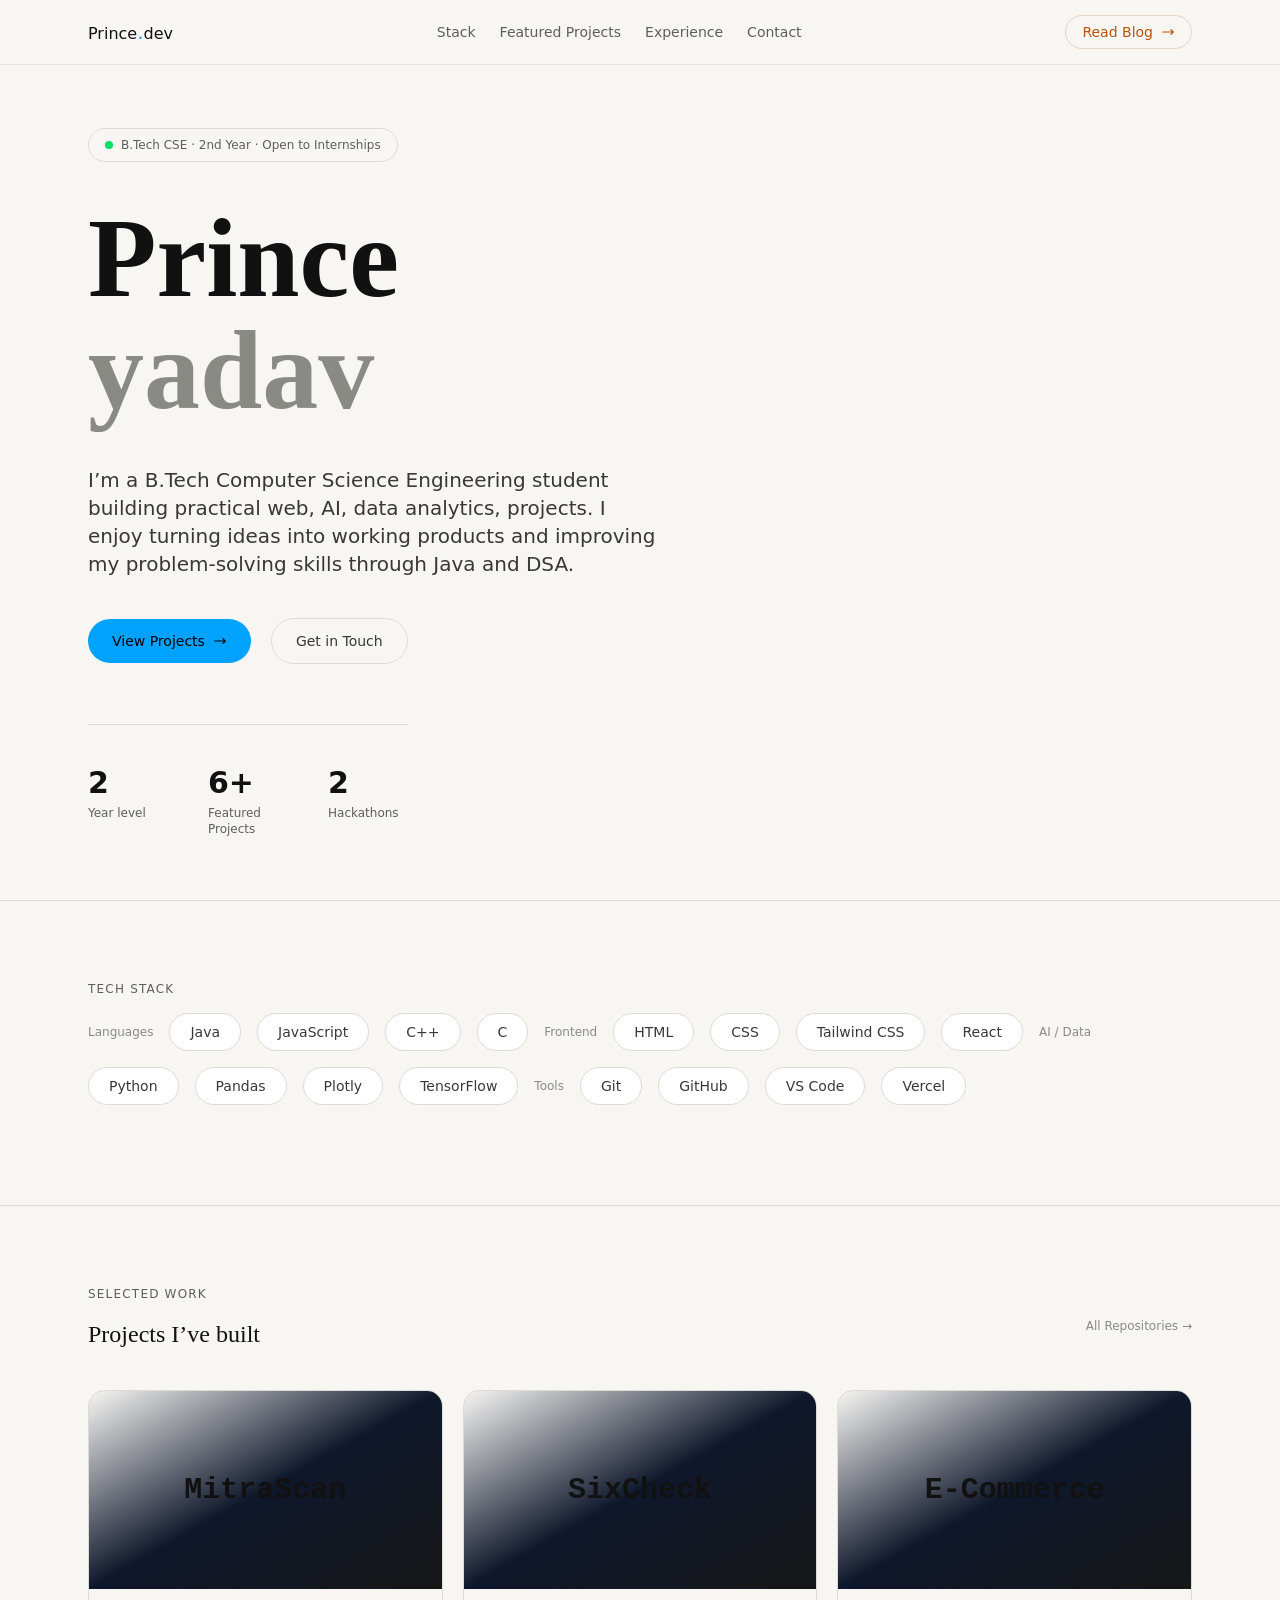
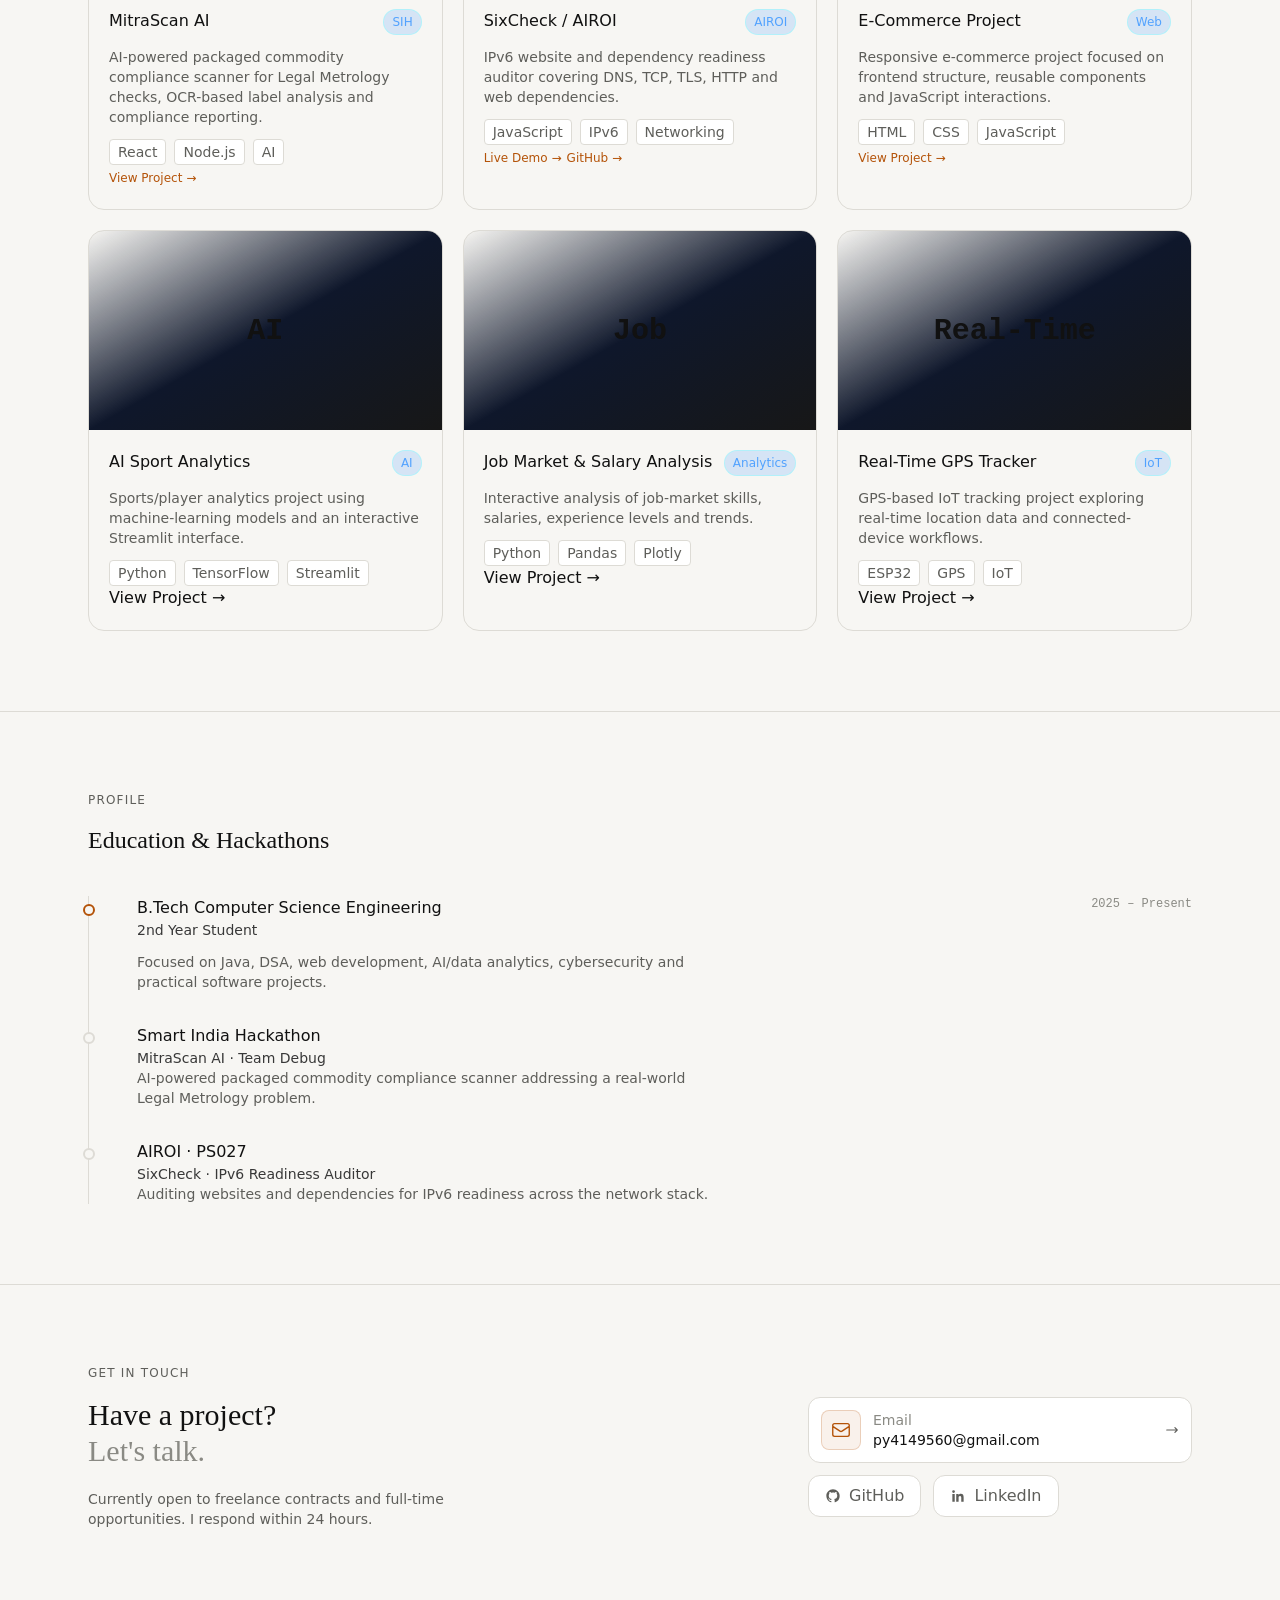
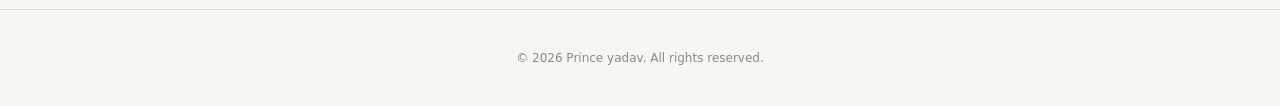
<file: index.html>
<!DOCTYPE html>
<html lang="en">

<head>
    <meta charset="UTF-8">
    <meta name="viewport" content="width=device-width, initial-scale=1.0">
    <title>Prince Yadav | B.Tech CSE Student</title>
    <link rel="stylesheet" href="output.css">
</head>

<body>
    <header class="border-b border-(--border-subtle) fixed inset-x-0 bg-(--navbar-bg) backdrop-blur-xs z-10">
        <nav class="flex justify-between max-w-6xl mx-auto px-6 items-center h-16">
            <a href="#projects">Prince<span class="text-amber-400 text-xl">.</span>dev</a>
            <ul class="hidden md:flex items-center gap-6 text-sm text-(--text-3)">
                <a href="#tech-stack">
                    <li class="cursor-pointer hover:text-(--text-1) transition-all duration-200">Stack</li>
                </a>
                <a href="#projects">
                    <li class="cursor-pointer hover:text-(--text-1) transition-all duration-200">Featured Projects</li>
                </a>
                <a href="#experience">
                    <li class="cursor-pointer hover:text-(--text-1) transition-all duration-200">Experience</li>
                </a>
                <a href="#contact">
                    <li class="cursor-pointer hover:text-(--text-1) transition-all duration-200">Contact</li>
                </a>

            </ul>

            <a href="blog.html"
                class="flex items-center text-sm gap-2 text-(--accent) border border-(--accent-border) px-4 py-1.5 rounded-full hover:bg-(--accent-dim) hover:border-(--accent) transition-all duration-200">
                Read Blog <svg class="w-3.5 h-3.5" fill="none" stroke="currentColor" viewBox="0 0 24 24">
                    <path stroke-linecap="round" stroke-linejoin="round" stroke-width="2"
                        d="M17 8l4 4m0 0l-4 4m4-4H3" />
                </svg>
            </a>
        </nav>
    </header>

    <section class="min-h-screen pt-16 flex flex-col justify-center items-center">
        <div class="max-w-6xl mx-auto px-6 text-white w-full">

            <div
                class="inline-flex items-center gap-2 border border-(--border) px-4 py-2 rounded-full text-xs text-(--text-3) mb-10 animate-fade-in-up">
                <span class="inline-block h-2 w-2 bg-green-400 rounded-full animate-pulse "></span>
                B.Tech CSE · 2nd Year · Open to Internships
            </div>

            <h1 class="font-serif text-6xl md:text-8xl lg:text-[7rem] font-bold mb-10 animate-fade-in-up-1">
                <p class="text-(--text-1)">Prince</p>
                <p class="text-(--text-4)">yadav</p>
            </h1>

            <p class="text-(--text-2) text-lg md:text-xl max-w-xl mb-10 animate-fade-in-up-2">I’m a B.Tech Computer
                Science Engineering student building practical web, AI, data analytics,
                projects. I enjoy turning ideas into working products and improving
                my problem-solving skills through Java and DSA.</p>


            <div class="flex gap-5 items-center mb-15 animate-fade-in-up-2">
                <a href=""
                    class="bg-amber-400 hover:bg-amber-300 text-black text-sm font-medium rounded-full px-6 py-3 flex items-center gap-2 transition-all duration-200">View
                    Projects
                    <svg class="w-3.5 h-3.5" fill="none" stroke="currentColor" viewBox="0 0 24 24">
                        <path stroke-linecap="round" stroke-linejoin="round" stroke-width="2"
                            d="M17 8l4 4m0 0l-4 4m4-4H3" />
                    </svg>
                </a>
                <a href="" class=" rounded-full px-6 py-3 border border-(--border) text-(--text-2) text-sm">Get in
                    Touch</a>
            </div>

            <div class="border-t border-(--border) grid grid-cols-3 pt-10 gap-10 max-w-xs animate-fade-in-up-3">
                <div>
                    <p class="text-3xl font-semibold mb-1 text-(--text-1)">2</p>
                    <p class="text-xs text-(--text-3)">Year level</p>
                </div>
                <div>
                    <p class="text-3xl font-semibold mb-1 text-(--text-1)">6+</p>
                    <p class="text-xs text-(--text-3)">Featured Projects</p>
                </div>
                <div>
                    <p class="text-3xl font-semibold mb-1 text-(--text-1)">2</p>
                    <p class="text-xs text-(--text-3)">Hackathons</p>
                </div>
            </div>


        </div>
    </section>


    <section id="tech-stack" class="border-t border-(--border) py-20">
        <div class="max-w-6xl mx-auto px-6">
            <h2 class="uppercase text-(--text-3) text-xs tracking-widest mb-4">Tech Stack</h2>
            <div class="flex gap-4 items-center overflow-x-auto pb-5 flex-wrap">
                <p class="text-xs text-(--text-4)">Languages</p>
                <p class="text-(--text-2) text-sm border border-(--border) px-5 py-2 rounded-full bg-(--surface-solid)">
                    Java</p>
                <p class="text-(--text-2) text-sm border border-(--border) px-5 py-2 rounded-full bg-(--surface-solid)">
                    JavaScript</p>
                <p class="text-(--text-2) text-sm border border-(--border) px-5 py-2 rounded-full bg-(--surface-solid)">
                    C++</p>
                <p class="text-(--text-2) text-sm border border-(--border) px-5 py-2 rounded-full bg-(--surface-solid)">
                    C</p>
                <p class="text-xs text-(--text-4)">Frontend</p>
                <p class="text-(--text-2) text-sm border border-(--border) px-5 py-2 rounded-full bg-(--surface-solid)">
                    HTML</p>
                <p class="text-(--text-2) text-sm border border-(--border) px-5 py-2 rounded-full bg-(--surface-solid)">
                    CSS</p>
                <p class="text-(--text-2) text-sm border border-(--border) px-5 py-2 rounded-full bg-(--surface-solid)">
                    Tailwind CSS</p>
                <p class="text-(--text-2) text-sm border border-(--border) px-5 py-2 rounded-full bg-(--surface-solid)">
                    React</p>
                <p class="text-xs text-(--text-4)">AI / Data</p>
                <p class="text-(--text-2) text-sm border border-(--border) px-5 py-2 rounded-full bg-(--surface-solid)">
                    Python</p>
                <p class="text-(--text-2) text-sm border border-(--border) px-5 py-2 rounded-full bg-(--surface-solid)">
                    Pandas</p>
                <p class="text-(--text-2) text-sm border border-(--border) px-5 py-2 rounded-full bg-(--surface-solid)">
                    Plotly</p>
                <p class="text-(--text-2) text-sm border border-(--border) px-5 py-2 rounded-full bg-(--surface-solid)">
                    TensorFlow</p>
                <p class="text-xs text-(--text-4)">Tools</p>
                <p class="text-(--text-2) text-sm border border-(--border) px-5 py-2 rounded-full bg-(--surface-solid)">
                    Git</p>
                <p class="text-(--text-2) text-sm border border-(--border) px-5 py-2 rounded-full bg-(--surface-solid)">
                    GitHub</p>
                <p class="text-(--text-2) text-sm border border-(--border) px-5 py-2 rounded-full bg-(--surface-solid)">
                    VS Code</p>
                <p class="text-(--text-2) text-sm border border-(--border) px-5 py-2 rounded-full bg-(--surface-solid)">
                    Vercel</p>
            </div>
        </div>
    </section>

    <section id="projects" class="border-t border-(--border) py-20">
        <div class="max-w-6xl mx-auto px-6">
            <h2 class="uppercase text-(--text-3) text-xs tracking-widest mb-4">Selected Work</h2>
            <div class="flex justify-between mb-10">
                <h3 class="font-serif text-2xl">Projects I’ve built</h3>
                <a href="https://github.com/princeyadav-oss?tab=repositories" target="_blank"
                    class="text-xs text-(--text-4) hover:text-(--accent)">All Repositories →</a>
            </div>
            <div class="grid grid-cols-1 gap-5 md:grid-cols-2 lg:grid-cols-3">
                <article
                    class="group border border-(--border) rounded-2xl overflow-hidden hover:-translate-y-1.5 transition-all duration-300 hover:border-white/30">
                    <div
                        class="relative aspect-video flex items-center justify-center bg-linear-to-br from-slate-950 via-slate-900 to-neutral-900">
                        <p class="text-3xl font-mono text-white/20 font-bold">MitraScan</p>
                    </div>
                    <div class="p-5">
                        <div class="flex justify-between mb-3">
                            <h3>MitraScan AI</h3>
                            <p
                                class="text-xs border border-blue-300/50 px-2 py-1 text-blue-400 rounded-full bg-blue-400/20">
                                SIH</p>
                        </div>
                        <p class="mb-3 text-sm text-(--text-3)">AI-powered packaged commodity compliance scanner for
                            Legal Metrology checks, OCR-based label analysis and compliance reporting.</p>
                        <div class="flex gap-2 flex-wrap">
                            <p
                                class="text-sm text-(--text-3) px-2 py-0.5 border border-(--border) rounded bg-(--surface-solid)">
                                React</p>
                            <p
                                class="text-sm text-(--text-3) px-2 py-0.5 border border-(--border) rounded bg-(--surface-solid)">
                                Node.js</p>
                            <p
                                class="text-sm text-(--text-3) px-2 py-0.5 border border-(--border) rounded bg-(--surface-solid)">
                                AI</p>
                        </div>
                        <a href="https://mitra-scan-ai.vercel.app/" target="_blank"
                            class="inline-block mt-4 text-xs text-(--accent) hover:underline">View Project →</a>
                    </div>
                </article>
                <article
                    class="group border border-(--border) rounded-2xl overflow-hidden hover:-translate-y-1.5 transition-all duration-300 hover:border-white/30">
                    <div
                        class="relative aspect-video flex items-center justify-center bg-linear-to-br from-slate-950 via-slate-900 to-neutral-900">
                        <p class="text-3xl font-mono text-white/20 font-bold">SixCheck</p>
                    </div>
                    <div class="p-5">
                        <div class="flex justify-between mb-3">
                            <h3>SixCheck / AIROI</h3>
                            <p
                                class="text-xs border border-blue-300/50 px-2 py-1 text-blue-400 rounded-full bg-blue-400/20">
                                AIROI</p>
                        </div>
                        <p class="mb-3 text-sm text-(--text-3)">IPv6 website and dependency readiness auditor covering
                            DNS, TCP, TLS, HTTP and web dependencies.</p>
                        <div class="flex gap-2 flex-wrap">
                            <p
                                class="text-sm text-(--text-3) px-2 py-0.5 border border-(--border) rounded bg-(--surface-solid)">
                                JavaScript</p>
                            <p
                                class="text-sm text-(--text-3) px-2 py-0.5 border border-(--border) rounded bg-(--surface-solid)">
                                IPv6</p>
                            <p
                                class="text-sm text-(--text-3) px-2 py-0.5 border border-(--border) rounded bg-(--surface-solid)">
                                Networking</p>
                        </div>
                        <a href="https://airoi-hckathon.vercel.app" target="_blank" rel="noopener noreferrer"
                            class="inline-block mt-4 text-xs text-(--accent) hover:underline">Live Demo →</a> <a
                            href="https://github.com/aiori-hackathon/A3-PS027-TC126" target="_blank"
                            rel="noopener noreferrer"
                            class="inline-block mt-4 ml-3 text-xs text-(--accent) hover:underline">GitHub →</a>
                    </div>
                </article>
                <article
                    class="group border border-(--border) rounded-2xl overflow-hidden hover:-translate-y-1.5 transition-all duration-300 hover:border-white/30">
                    <div
                        class="relative aspect-video flex items-center justify-center bg-linear-to-br from-slate-950 via-slate-900 to-neutral-900">
                        <p class="text-3xl font-mono text-white/20 font-bold">E-Commerce</p>
                    </div>
                    <div class="p-5">
                        <div class="flex justify-between mb-3">
                            <h3>E-Commerce Project</h3>
                            <p
                                class="text-xs border border-blue-300/50 px-2 py-1 text-blue-400 rounded-full bg-blue-400/20">
                                Web</p>
                        </div>
                        <p class="mb-3 text-sm text-(--text-3)">Responsive e-commerce project focused on frontend
                            structure, reusable components and JavaScript interactions.</p>
                        <div class="flex gap-2 flex-wrap">
                            <p
                                class="text-sm text-(--text-3) px-2 py-0.5 border border-(--border) rounded bg-(--surface-solid)">
                                HTML</p>
                            <p
                                class="text-sm text-(--text-3) px-2 py-0.5 border border-(--border) rounded bg-(--surface-solid)">
                                CSS</p>
                            <p
                                class="text-sm text-(--text-3) px-2 py-0.5 border border-(--border) rounded bg-(--surface-solid)">
                                JavaScript</p>
                        </div>
                        <a href="https://github.com/princeyadav-oss/Ecommerce-project" target="_blank"
                            class="inline-block mt-4 text-xs text-(--accent) hover:underline">View Project →</a>
                    </div>
                </article>
                <article
                    class="group border border-(--border) rounded-2xl overflow-hidden hover:-translate-y-1.5 transition-all duration-300 hover:border-white/30">
                    <div
                        class="relative aspect-video flex items-center justify-center bg-linear-to-br from-slate-950 via-slate-900 to-neutral-900">
                        <p class="text-3xl font-mono text-white/20 font-bold">AI</p>
                    </div>
                    <div class="p-5">
                        <div class="flex justify-between mb-3">
                            <h3>AI Sport Analytics</h3>
                            <p
                                class="text-xs border border-blue-300/50 px-2 py-1 text-blue-400 rounded-full bg-blue-400/20">
                                AI</p>
                        </div>
                        <p class="mb-3 text-sm text-(--text-3)">Sports/player analytics project using machine-learning
                            models and an interactive Streamlit interface.</p>
                        <div class="flex gap-2 flex-wrap">
                            <p
                                class="text-sm text-(--text-3) px-2 py-0.5 border border-(--border) rounded bg-(--surface-solid)">
                                Python</p>
                            <p
                                class="text-sm text-(--text-3) px-2 py-0.5 border border-(--border) rounded bg-(--surface-solid)">
                                TensorFlow</p>
                            <p
                                class="text-sm text-(--text-3) px-2 py-0.5 border border-(--border) rounded bg-(--surface-solid)">
                                Streamlit</p>
                        </div>
                        <a href="https://github.com/princeyadav-oss">View Project →</a>
                    </div>
                </article>
                <article
                    class="group border border-(--border) rounded-2xl overflow-hidden hover:-translate-y-1.5 transition-all duration-300 hover:border-white/30">
                    <div
                        class="relative aspect-video flex items-center justify-center bg-linear-to-br from-slate-950 via-slate-900 to-neutral-900">
                        <p class="text-3xl font-mono text-white/20 font-bold">Job</p>
                    </div>
                    <div class="p-5">
                        <div class="flex justify-between mb-3">
                            <h3>Job Market & Salary Analysis</h3>
                            <p
                                class="text-xs border border-blue-300/50 px-2 py-1 text-blue-400 rounded-full bg-blue-400/20">
                                Analytics</p>
                        </div>
                        <p class="mb-3 text-sm text-(--text-3)">Interactive analysis of job-market skills, salaries,
                            experience levels and trends.</p>
                        <div class="flex gap-2 flex-wrap">
                            <p
                                class="text-sm text-(--text-3) px-2 py-0.5 border border-(--border) rounded bg-(--surface-solid)">
                                Python</p>
                            <p
                                class="text-sm text-(--text-3) px-2 py-0.5 border border-(--border) rounded bg-(--surface-solid)">
                                Pandas</p>
                            <p
                                class="text-sm text-(--text-3) px-2 py-0.5 border border-(--border) rounded bg-(--surface-solid)">
                                Plotly</p>
                        </div>
                        <a href="https://github.com/princeyadav-oss">View Project →</a>
                    </div>
                </article>
                <article
                    class="group border border-(--border) rounded-2xl overflow-hidden hover:-translate-y-1.5 transition-all duration-300 hover:border-white/30">
                    <div
                        class="relative aspect-video flex items-center justify-center bg-linear-to-br from-slate-950 via-slate-900 to-neutral-900">
                        <p class="text-3xl font-mono text-white/20 font-bold">Real-Time</p>
                    </div>
                    <div class="p-5">
                        <div class="flex justify-between mb-3">
                            <h3>Real-Time GPS Tracker</h3>
                            <p
                                class="text-xs border border-blue-300/50 px-2 py-1 text-blue-400 rounded-full bg-blue-400/20">
                                IoT</p>
                        </div>
                        <p class="mb-3 text-sm text-(--text-3)">GPS-based IoT tracking project exploring real-time
                            location data and connected-device workflows.</p>
                        <div class="flex gap-2 flex-wrap">
                            <p
                                class="text-sm text-(--text-3) px-2 py-0.5 border border-(--border) rounded bg-(--surface-solid)">
                                ESP32</p>
                            <p
                                class="text-sm text-(--text-3) px-2 py-0.5 border border-(--border) rounded bg-(--surface-solid)">
                                GPS</p>
                            <p
                                class="text-sm text-(--text-3) px-2 py-0.5 border border-(--border) rounded bg-(--surface-solid)">
                                IoT</p>
                        </div>
                        <a href="https://github.com/princeyadav-oss">View Project →</a>
                    </div>
                </article>
            </div>
        </div>
    </section>

    <section id="experience" class="border-t border-(--border) py-20">
        <div class="max-w-6xl mx-auto px-6">
            <h2 class="uppercase text-(--text-3) text-xs tracking-widest mb-4">Profile</h2>
            <h3 class="font-serif text-2xl mb-10">Education & Hackathons</h3>
            <div class="border-l border-(--border)">
                <div class="relative mb-8">
                    <div
                        class="-left-1.5 top-2 absolute border-2 border-(--accent) rounded-full w-3 h-3 bg-(--surface)">
                    </div>
                    <div class="pl-12">
                        <div class="flex flex-col md:flex-row justify-between mb-3 gap-2">
                            <div>
                                <h3>B.Tech Computer Science Engineering</h3>
                                <p class="font-light text-(--text-2) text-sm">2nd Year Student</p>
                            </div>
                            <p class="text-xs font-mono text-(--text-4)">2025 – Present</p>
                        </div>
                        <p class="mb-3 text-sm text-(--text-3) max-w-xl">Focused on Java, DSA, web development, AI/data
                            analytics, cybersecurity and practical software projects.</p>
                    </div>
                </div>
                <div class="relative mb-8">
                    <div
                        class="-left-1.5 top-2 absolute border-2 border-(--border) rounded-full w-3 h-3 bg-(--surface)">
                    </div>
                    <div class="pl-12">
                        <h3>Smart India Hackathon</h3>
                        <p class="font-light text-(--text-2) text-sm">MitraScan AI · Team Debug</p>
                        <p class="mt-2 text-sm text-(--text-3) max-w-xl">AI-powered packaged commodity compliance
                            scanner addressing a real-world Legal Metrology problem.</p>
                    </div>
                </div>
                <div class="relative">
                    <div
                        class="-left-1.5 top-2 absolute border-2 border-(--border) rounded-full w-3 h-3 bg-(--surface)">
                    </div>
                    <div class="pl-12">
                        <h3>AIROI · PS027</h3>
                        <p class="font-light text-(--text-2) text-sm">SixCheck · IPv6 Readiness Auditor</p>
                        <p class="mt-2 text-sm text-(--text-3) max-w-xl">Auditing websites and dependencies for IPv6
                            readiness across the network stack.</p>
                    </div>
                </div>
            </div>
        </div>
    </section>

    <section id="contact" class="border-t border-(--border) py-20">
        <div class="max-w-6xl mx-auto px-6">
            <h2 class="uppercase text-(--text-3) text-xs tracking-widest mb-4">Get In Touch</h2>

            <div class="flex flex-col gap-10 md:flex-row justify-between">

                <div class="flex-1">
                    <h3 class="font-serif text-3xl">Have a project?</h3>
                    <h3 class="font-serif text-3xl font-extralight mb-5 text-(--text-4)">Let's talk.</h3>
                    <p class="text-sm text-(--text-3) max-w-sm">Currently open to freelance contracts and full-time
                        opportunities. I respond within 24 hours.</p>
                </div>

                <div class=" flex-1 md:max-w-sm">
                    <a href="mailto:py4149560@gmail"
                        class="flex border border-(--border) rounded-xl bg-(--surface-solid)  p-3 items-center gap-3 ">
                        <svg class="w-10 h-10 text-(--accent) bg-(--accent-dim) p-2 rounded-lg border border-(--accent-border)"
                            fill="none" stroke="currentColor" viewBox="0 0 24 24">
                            <path stroke-linecap="round" stroke-linejoin="round" stroke-width="1.5"
                                d="M3 8l7.89 5.26a2 2 0 002.22 0L21 8M5 19h14a2 2 0 002-2V7a2 2 0 00-2-2H5a2 2 0 00-2 2v10a2 2 0 002 2z" />
                        </svg>
                        <div class="flex-1 text-sm">
                            <p class="text-(--text-4)">Email</p>
                            <p class="text-(--text-1)">py4149560@gmail.com</p>
                        </div>

                        <svg class="w-3.5 h-3.5 text-(--text-3)" fill="none" stroke="currentColor" viewBox="0 0 24 24">
                            <path stroke-linecap="round" stroke-linejoin="round" stroke-width="2"
                                d="M17 8l4 4m0 0l-4 4m4-4H3" />
                        </svg>


                    </a>

                    <div class="mt-3 flex gap-3">

                        <!-- GitHub -->
                        <a href="https://github.com/princeyadav-oss" target="_blank" rel="noopener noreferrer"
                            class="flex items-center gap-2 border border-(--border) px-4 py-2 rounded-xl text-(--text-3) font-light justify-center bg-(--surface-solid) hover:opacity-80 transition">

                            <svg class="w-4 h-4" fill="currentColor" viewBox="0 0 24 24">
                                <path
                                    d="M12 2C6.477 2 2 6.484 2 12.017c0 4.425 2.865 8.18 6.839 9.504.5.092.682-.217.682-.483 0-.237-.008-.868-.013-1.703-2.782.605-3.369-1.343-3.369-1.343-.454-1.158-1.11-1.466-1.11-1.466-.908-.62.069-.608.069-.608 1.003.07 1.531 1.032 1.531 1.032.892 1.53 2.341 1.088 2.91.832.092-.647.35-1.088.636-1.338-2.22-.253-4.555-1.113-4.555-4.951 0-1.093.39-1.988 1.029-2.688-.103-.253-.446-1.272.098-2.65 0 0 .84-.27 2.75 1.026A9.564 9.564 0 0112 6.844c.85.004 1.705.115 2.504.337 1.909-1.296 2.747-1.027 2.747-1.027.546 1.379.202 2.398.1 2.651.64.7 1.028 1.595 1.028 2.688 0 3.848-2.339 4.695-4.566 4.942.359.31.678.921.678 1.856 0 1.338-.012 2.419-.012 2.747 0 .268.18.58.688.482A10.019 10.019 0 0022 12.017C22 6.484 17.522 2 12 2z" />
                            </svg>

                            GitHub
                        </a>

                        <!-- LinkedIn -->
                        <a href="https://linkedin.com/in/prince-yadav-794706325" target="_blank"
                            rel="noopener noreferrer"
                            class="flex items-center gap-2 border border-(--border) px-4 py-2 rounded-xl text-(--text-3) font-light justify-center bg-(--surface-solid) hover:opacity-80 transition">

                            <svg class="w-4 h-4" fill="currentColor" viewBox="0 0 24 24">
                                <path
                                    d="M20.45 20.45h-3.56v-5.57c0-1.33-.03-3.04-1.85-3.04-1.85 0-2.14 1.44-2.14 2.94v5.67H9.34V8.99h3.42v1.56h.05c.48-.9 1.64-1.85 3.37-1.85 3.6 0 4.27 2.37 4.27 5.46v6.29zM5.32 7.43a2.07 2.07 0 110-4.14 2.07 2.07 0 010 4.14zM3.54 8.99H7.1v11.46H3.54V8.99z" />
                            </svg>

                            LinkedIn
                        </a>

                    </div>

                </div>
            </div>
        </div>

        </div>
    </section>

    <footer class="border-t border-(--border) py-10">
        <div class=" flex justify-center px-6 text-xs text-(--text-4)">
            © 2026 Prince yadav. All rights reserved.
        </div>
    </footer>
</body>

</html
</file>
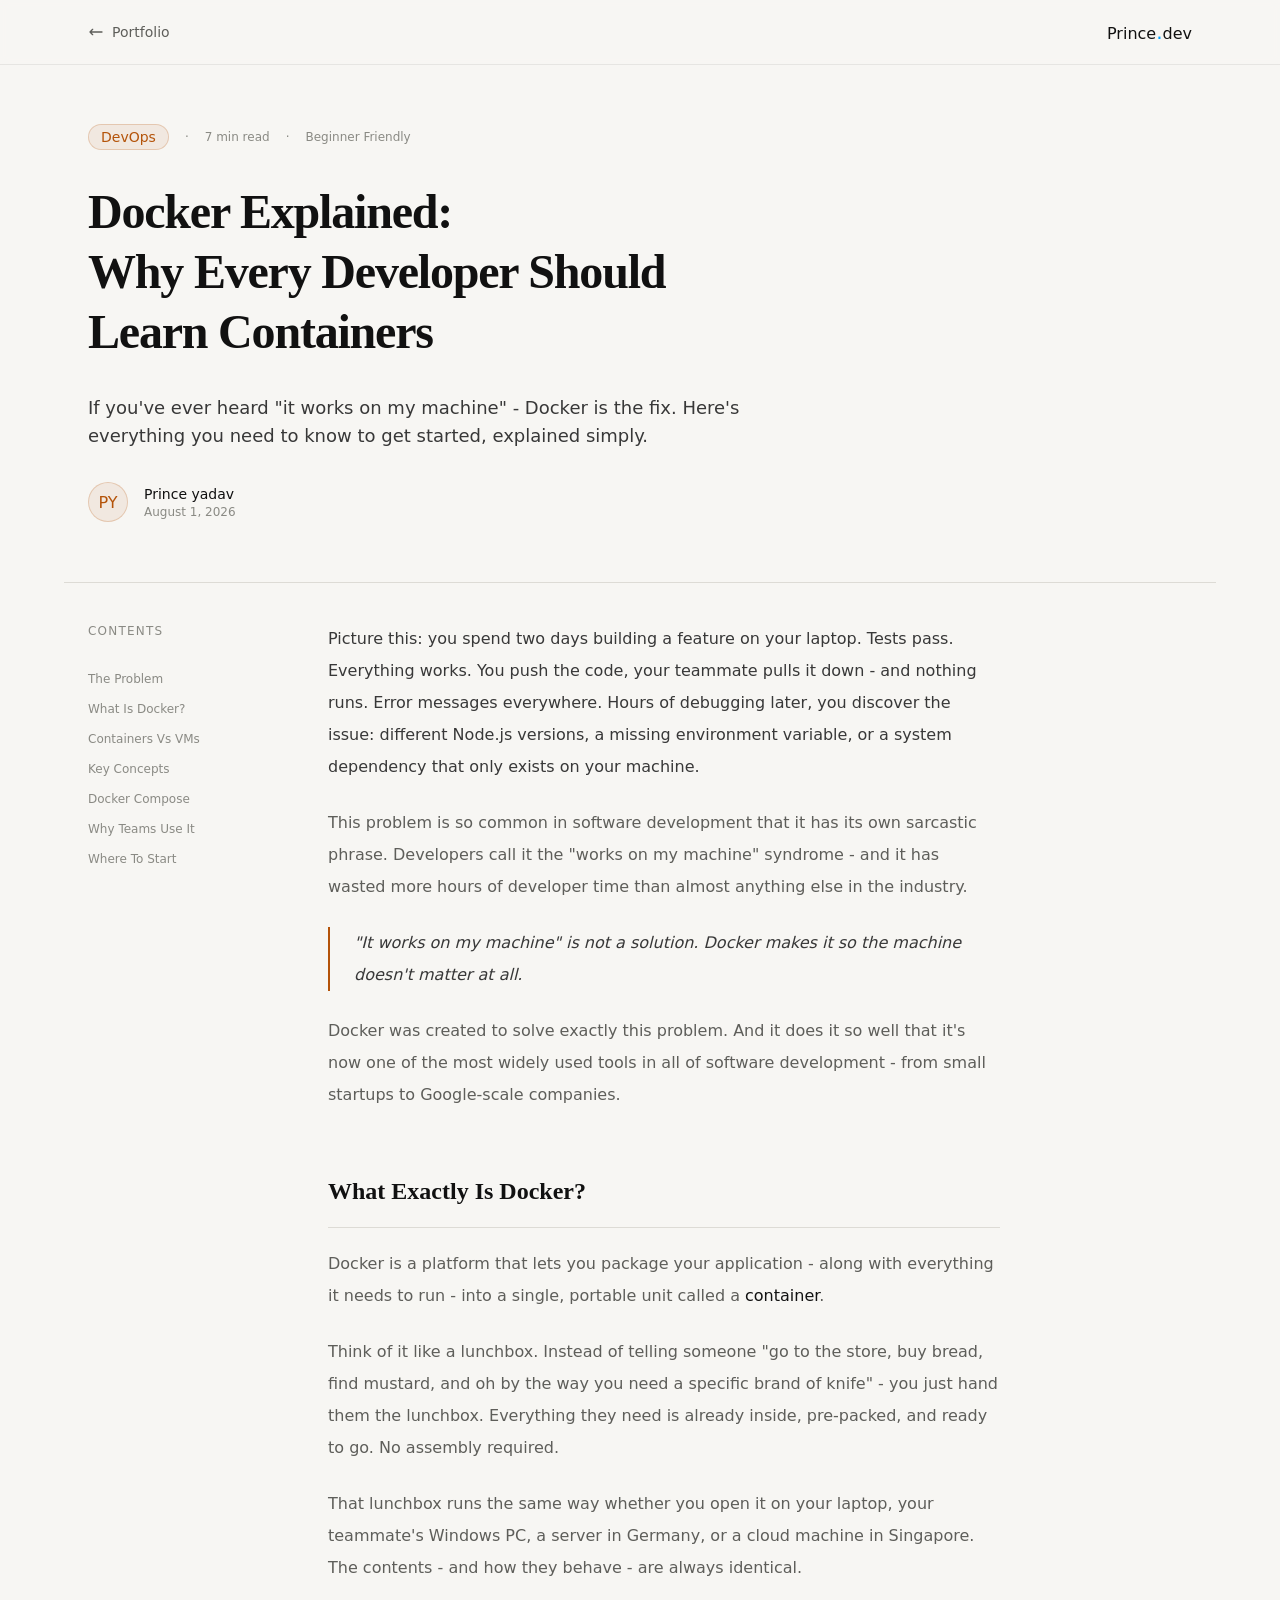
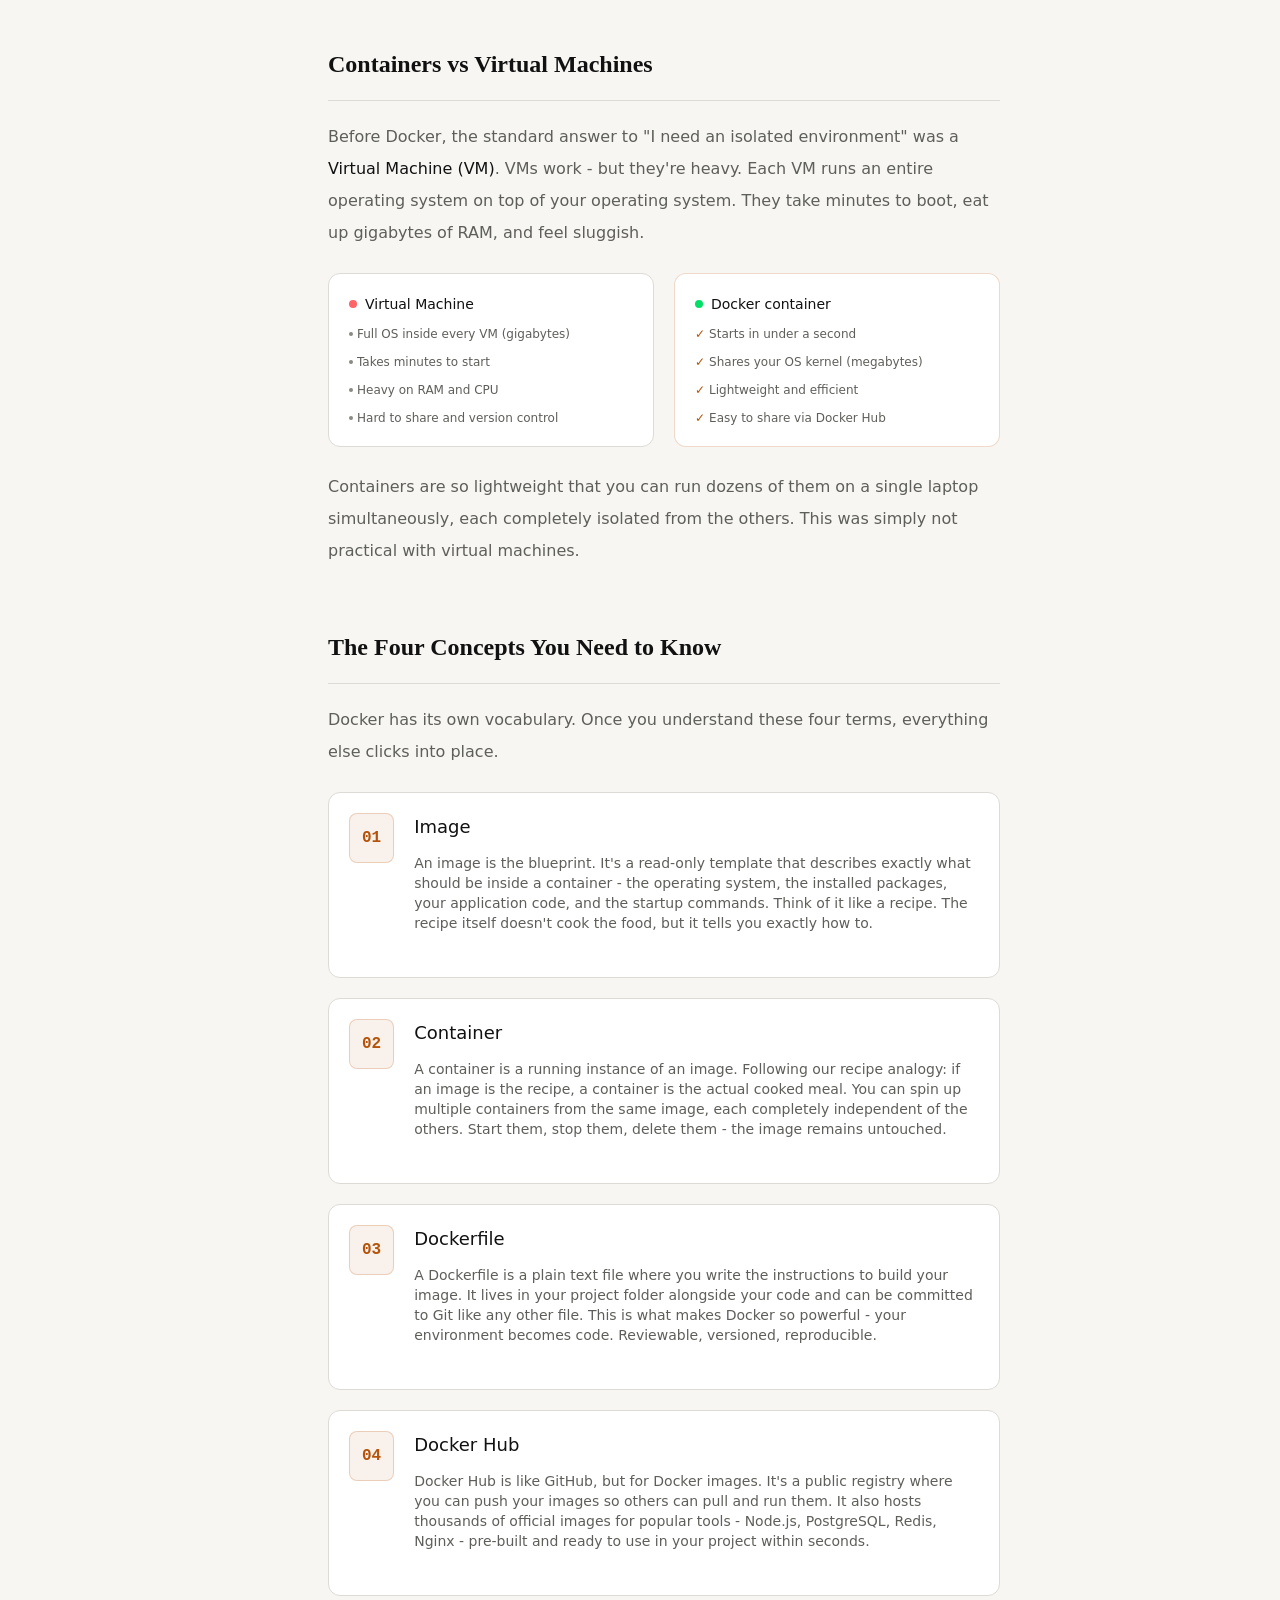
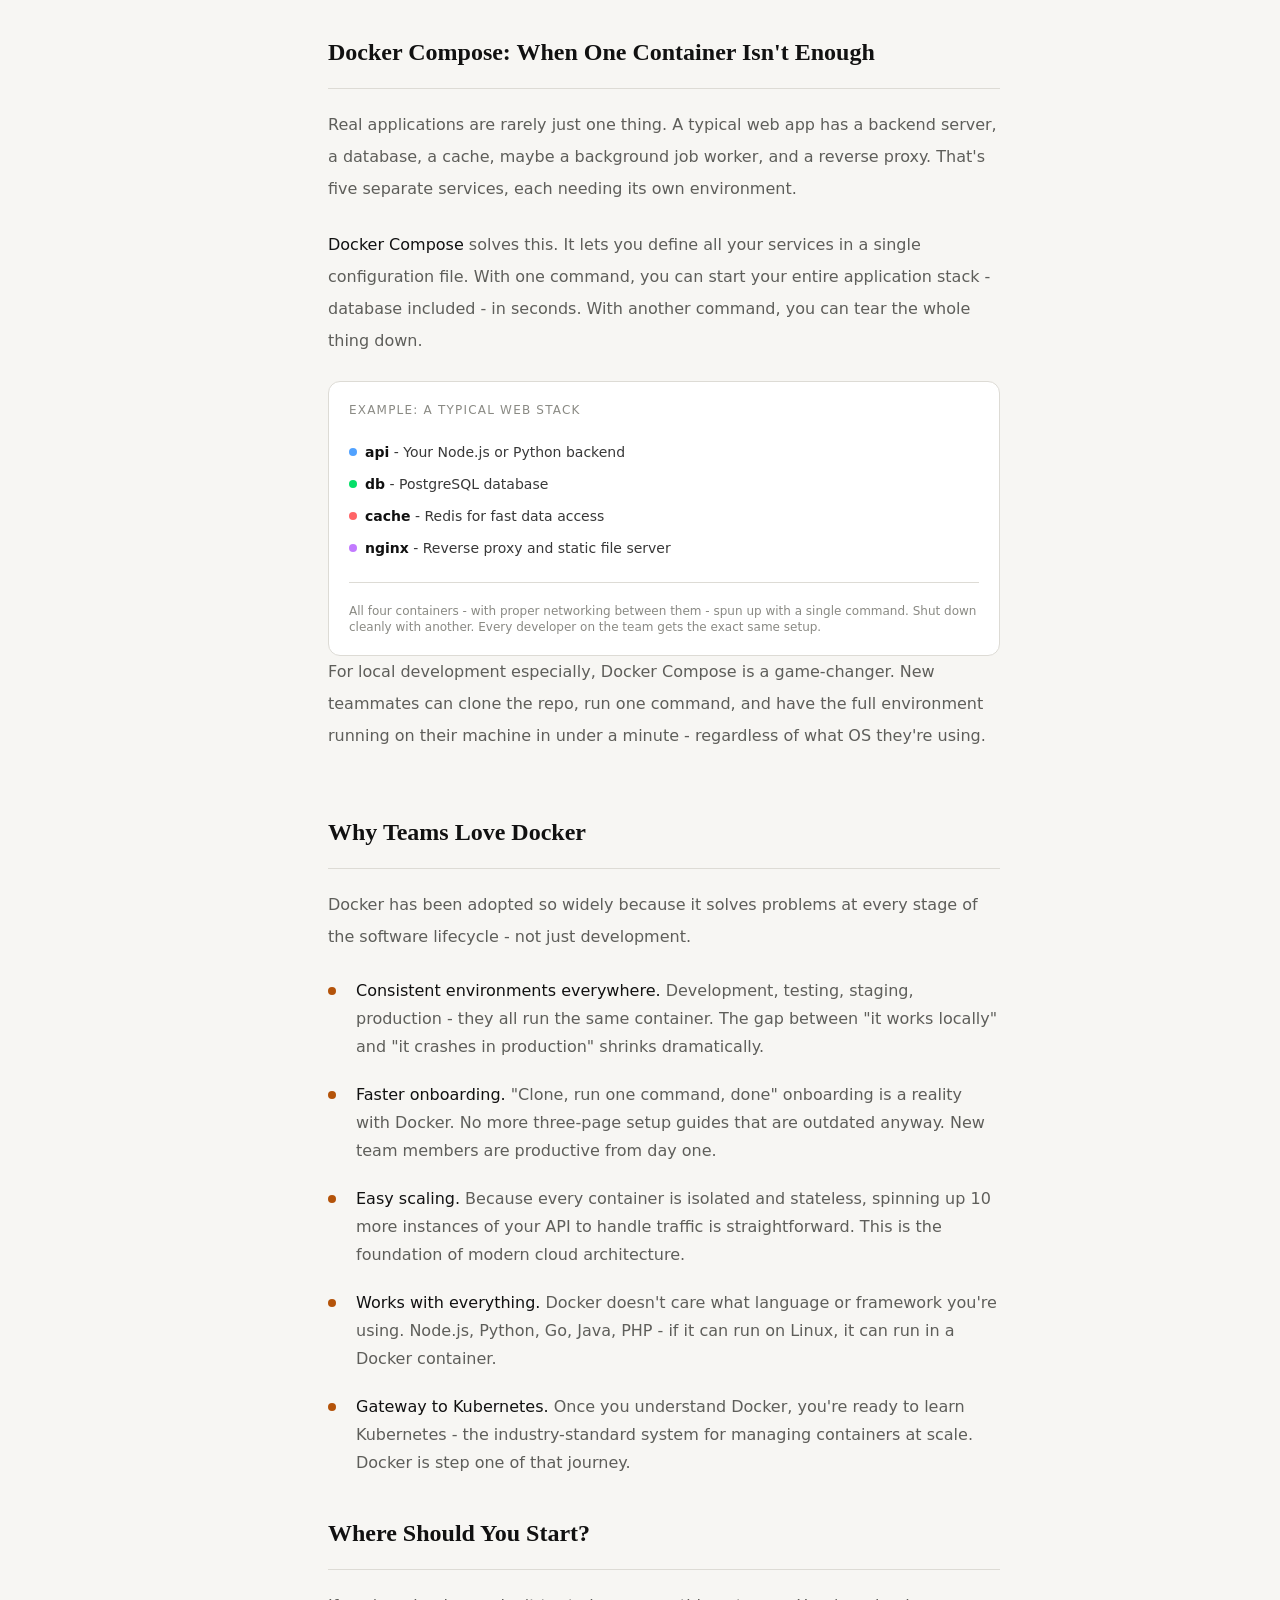
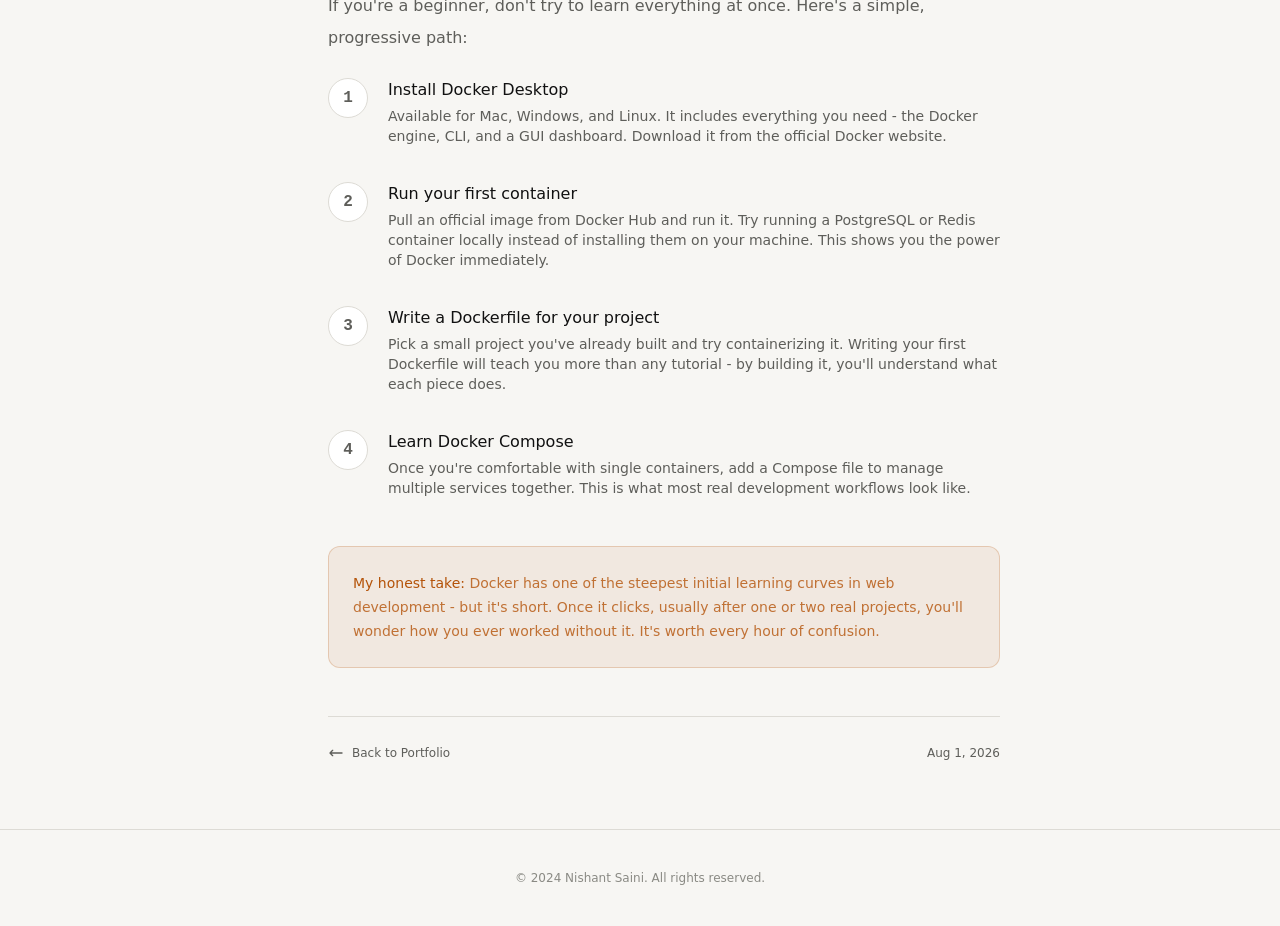
<file: blog.html>
<!DOCTYPE html>
<html lang="en">

<head>
    <meta charset="UTF-8">
    <meta name="viewport" content="width=device-width, initial-scale=1.0">
    <title>Docker Blog</title>
    <link rel="stylesheet" href="output.css">
</head>

<body>
    <header class="border-b border-(--border-subtle) fixed inset-x-0 bg-(--navbar-bg) backdrop-blur-xs z-10">
        <nav class="flex justify-between max-w-6xl mx-auto px-6  items-center h-16">
            <a href="index.html"
                class="flex items-center text-sm gap-2 text-(--text-3) hover:text-(--text-1) transition-all duration-200 font-extralight">
                <svg class="w-4 h-4 rotate-180" fill="none" stroke="currentColor" viewBox="0 0 24 24">
                    <path stroke-linecap="round" stroke-linejoin="round" stroke-width="2"
                        d="M17 8l4 4m0 0l-4 4m4-4H3" />
                </svg>
                Portfolio
            </a>

            <a href="index.html">Prince<span class="text-amber-400 text-xl">.</span>dev</a>
        </nav>
    </header>

    <div class="pt-16">
        <div class="max-w-6xl mx-auto px-6 py-15 border-b border-(--border)">
            <div class="max-w-2xl">


                <div class="flex gap-4 text-xs text-(--text-4) items-center mb-8 ">
                    <span
                        class="rounded-full text-sm px-3 py-0.5 border border-(--accent-border) bg-(--accent-dim) text-(--accent)">DevOps</span>
                    <p>·</p>
                    <p>7 min read</p>
                    <span>·</span>
                    <span>Beginner Friendly</span>
                </div>
                <h1 class="text-4xl md:text-5xl font-serif font-bold mb-8 leading-tight tracking-tight">
                    Docker Explained:<br>Why Every Developer Should Learn Containers
                </h1>
                <p class="text-(--text-2) text-lg font-extralight leading-7 mb-8">If you've ever heard "it works on my
                    machine" -
                    Docker is the fix. Here's everything you need to know to get started, explained simply.</p>
                <div class="flex gap-4 items-center">
                    <div
                        class="h-10 w-10 rounded-full bg-(--accent-dim) border border-(--accent-border) p-2 grid place-items-center text-(--accent)">
                        PY
                    </div>
                    <div class="">
                        <p class="text-sm text-(--text-1)">Prince yadav</p>
                        <p class="text-xs text-(--text-4)">August 1, 2026</p>
                    </div>
                </div>
            </div>
        </div>
    </div>

    <div class="">
        <div class="max-w-6xl mx-auto px-6 py-10 flex gap-20">
            <div class="hidden relative lg:block w-40 ">
                <div class="sticky top-30">
                    <h2 class="uppercase tracking-widest text-xs text-(--text-4) mb-8">Contents</h2>

                    <ul class="flex flex-col gap-3.5">
                        <a href="#the-problem"
                            class="capitalize  text-xs text-(--text-4) hover:text-(--accent) transition-all duration-200">
                            <li>The problem</li>
                        </a>
                        <a href="#what-is-docker"
                            class="capitalize  text-xs text-(--text-4) hover:text-(--accent) transition-all duration-200">
                            <li>What is Docker?</li>
                        </a>
                        <a href="#container-vs-vm"
                            class="capitalize  text-xs text-(--text-4) hover:text-(--accent) transition-all duration-200">
                            <li>Containers vs VMs</li>
                        </a>
                        <a href="#key-concepts"
                            class="capitalize  text-xs text-(--text-4) hover:text-(--accent) transition-all duration-200">
                            <li>Key Concepts</li>
                        </a>
                        <a href="#docker-compose"
                            class="capitalize  text-xs text-(--text-4) hover:text-(--accent) transition-all duration-200">
                            <li>Docker Compose</li>
                        </a>
                        <a href="#why-teams-use-it"
                            class="capitalize  text-xs text-(--text-4) hover:text-(--accent) transition-all duration-200">
                            <li>Why Teams Use It</li>
                        </a>
                        <a href="#where-to-start"
                            class="capitalize  text-xs text-(--text-4) hover:text-(--accent) transition-all duration-200">
                            <li>Where to Start</li>
                        </a>
                    </ul>
                </div>

            </div>
            <div class=" flex-1 max-w-2xl">

                <!-- starts -->
                <section id="the-problem">
                    <p class="text-base text-(--text-2) leading-8 mb-6">Picture this: you spend two days building a
                        feature on your laptop. Tests pass. Everything works. You push the code, your teammate pulls it
                        down - and nothing runs. Error messages everywhere. Hours of debugging later, you discover the
                        issue: different Node.js versions, a missing environment variable, or a system dependency that
                        only exists on your machine.</p>

                    <p class="text-base text-(--text-3) leading-8 mb-6">This problem is so common in software
                        development that it has its own sarcastic phrase. Developers call it the "works on my machine"
                        syndrome - and it has wasted more hours of developer time than almost anything else in the
                        industry.</p>

                    <blockquote class="italic border-l-2 pl-6 border-(--accent) text-(--text-2) leading-8 mb-6">
                        <span>
                            "It works on my machine" is not a solution. Docker makes it so the machine doesn't matter at
                            all.
                        </span>

                    </blockquote>

                    <p class="text-base text-(--text-3) leading-8 mb-6">Docker was created to solve exactly this
                        problem. And it does it so well that it's now one of the most widely used tools in all of
                        software development - from small startups to Google-scale companies.</p>
                </section>

                <!-- What Exactly Is Docker? -->
                <section class="pt-10" id="what-is-docker">
                    <h2 class="font-serif font-bold text-2xl border-b border-(--border) pb-5 mb-5">What Exactly Is
                        Docker?</h2>

                    <p class="text-base text-(--text-3) leading-8 mb-6">Docker is a platform that lets you package your
                        application - along with everything it needs to run - into a single, portable unit called a
                        <span class="text-(--text-1)">container</span>.
                    </p>

                    <p class="text-base text-(--text-3) leading-8 mb-6">Think of it like a lunchbox. Instead of telling
                        someone "go to the store, buy bread, find mustard, and oh by the way you need a specific brand
                        of knife" - you just hand them the lunchbox. Everything they need is already inside, pre-packed,
                        and ready to go. No assembly required.</p>

                    <p class="text-base text-(--text-3) leading-8 mb-6">That lunchbox runs the same way whether you open
                        it on your laptop, your teammate's Windows PC, a server in Germany, or a cloud machine in
                        Singapore. The contents - and how they behave - are always identical.

                    </p>

                </section>

                <!-- Containers vs Virtual Machines -->
                <section id="container-vs-vm" class="pt-10">
                    <h2 class="font-serif font-bold text-2xl border-b border-(--border) pb-5 mb-5">Containers vs Virtual
                        Machines
                    </h2>

                    <p class="text-base text-(--text-3) leading-8 mb-6">Before Docker, the standard answer to "I need an
                        isolated environment" was a <span class="text-(--text-1)">Virtual Machine (VM)</span>. VMs work
                        - but they're heavy. Each VM runs an entire operating system on top of your operating system.
                        They take minutes to boot, eat up gigabytes of RAM, and feel sluggish.
                    </p>

                    <div class="flex flex-col sm:flex-row gap-5 text-xs text-(--text-3) mb-6">
                        <div class="flex-1 bg-(--surface-solid) p-5 rounded-xl border border-(--border)">
                            <div class="flex items-center gap-2 text-sm mb-3 text-(--text-1)">
                                <span class="w-2 h-2 bg-red-400 inline-block rounded-full"></span>
                                <p>Virtual Machine</p>
                            </div>
                            <div class="flex flex-col gap-3">
                                <div class="flex items-center gap-1">
                                    <span class="w-1 h-1 bg-(--text-4) inline-block rounded-full"></span>
                                    <p>Full OS inside every VM (gigabytes)</p>
                                </div>
                                <div class="flex items-center gap-1">
                                    <span class="w-1 h-1 bg-(--text-4) inline-block rounded-full"></span>
                                    <p>
                                        Takes minutes to start</p>
                                </div>
                                <div class="flex items-center gap-1">
                                    <span class="w-1 h-1 bg-(--text-4) inline-block rounded-full"></span>
                                    <p>Heavy on RAM and CPU
                                    </p>
                                </div>
                                <div class="flex items-center gap-1">
                                    <span class="w-1 h-1 bg-(--text-4) inline-block rounded-full"></span>
                                    <p>Hard to share and version control
                                    </p>
                                </div>
                            </div>
                        </div>
                        <div class="flex-1 bg-(--surface-solid) p-5 rounded-xl border border-(--accent-border)">
                            <div class="flex items-center gap-2 text-sm mb-3 text-(--text-1)">
                                <span class="w-2 h-2 bg-green-400 inline-block rounded-full"></span>
                                <p>Docker container</p>
                            </div>
                            <div class="flex flex-col gap-3">
                                <div class="flex gap-1">
                                    <span class="text-(--accent)">✓</span>
                                    <p>Starts in under a second
                                    </p>
                                </div>

                                <div class="flex gap-1">
                                    <span class="text-(--accent)">✓</span>
                                    <p>Shares your OS kernel (megabytes)</p>
                                </div>

                                <div class="flex gap-1">
                                    <span class="text-(--accent)">✓</span>
                                    <p>Lightweight and efficient
                                    </p>
                                </div>

                                <div class="flex gap-1">
                                    <span class="text-(--accent)">✓</span>
                                    <p>Easy to share via Docker Hub
                                    </p>
                                </div>


                            </div>
                        </div>
                    </div>

                    <p class="text-base text-(--text-3) leading-8 mb-6">Containers are so lightweight that you can run
                        dozens of them on a single laptop simultaneously, each completely isolated from the others. This
                        was simply not practical with virtual machines.
                    </p>

                </section>

                <!-- The Four Concepts You Need to Know -->
                <section id="key-concepts" class="pt-10">
                    <h2 class="font-serif font-bold text-2xl border-b border-(--border) pb-5 mb-5">The Four Concepts You
                        Need to Know
                    </h2>

                    <p class="text-base text-(--text-3) leading-8 mb-6">Docker has its own vocabulary. Once you
                        understand these four terms, everything else clicks into place.
                    </p>

                    <div class="flex flex-col gap-5">
                        <div
                            class="flex items-start gap-5 bg-(--surface-solid) p-5 rounded-xl border border-(--border)">
                            <div
                                class="border border-(--accent-border) bg-(--accent-dim) text-(--accent) p-3  font-mono font-bold rounded-lg ">
                                01</div>
                            <div>
                                <h4 class="text-lg mb-3">Image</h4>
                                <p class="text-sm text-(--text-3) mb-6">An image is the blueprint. It's a read-only
                                    template that describes exactly what should be inside a container - the operating
                                    system, the installed packages, your application code, and the startup commands.
                                    Think of it like a recipe. The recipe itself doesn't cook the food, but it tells you
                                    exactly how to.
                                </p>
                            </div>
                        </div>

                        <div
                            class="flex items-start gap-5 bg-(--surface-solid) p-5 rounded-xl border border-(--border)">
                            <div
                                class="border border-(--accent-border) bg-(--accent-dim) text-(--accent) p-3  font-mono font-bold rounded-lg ">
                                02</div>
                            <div>
                                <h4 class="text-lg mb-3">Container</h4>
                                <p class="text-sm text-(--text-3) mb-6">A container is a running instance of an image. Following our recipe analogy: if an image is the recipe, a container is the actual cooked meal. You can spin up multiple containers from the same image, each completely independent of the others. Start them, stop them, delete them - the image remains untouched.
                                </p>
                            </div>
                        </div>

                        <div
                            class="flex items-start gap-5 bg-(--surface-solid) p-5 rounded-xl border border-(--border)">
                            <div
                                class="border border-(--accent-border) bg-(--accent-dim) text-(--accent) p-3  font-mono font-bold rounded-lg ">
                                03</div>
                            <div>
                                <h4 class="text-lg mb-3">Dockerfile</h4>
                                <p class="text-sm text-(--text-3) mb-6">A Dockerfile is a plain text file where you write the instructions to build your image. It lives in your project folder alongside your code and can be committed to Git like any other file. This is what makes Docker so powerful - your environment becomes code. Reviewable, versioned, reproducible.
                                </p>
                            </div>
                        </div>

                        <div
                            class="flex items-start gap-5 bg-(--surface-solid) p-5 rounded-xl border border-(--border)">
                            <div
                                class="border border-(--accent-border) bg-(--accent-dim) text-(--accent) p-3  font-mono font-bold rounded-lg ">
                                04</div>
                            <div>
                                <h4 class="text-lg mb-3">Docker Hub</h4>
                                <p class="text-sm text-(--text-3) mb-6">Docker Hub is like GitHub, but for Docker images. It's a public registry where you can push your images so others can pull and run them. It also hosts thousands of official images for popular tools - Node.js, PostgreSQL, Redis, Nginx - pre-built and ready to use in your project within seconds.
                                </p>
                            </div>
                        </div>
                    </div>

                </section>

                <!-- Docker Compose: When One Container Isn't Enough -->
                <section id="docker-compose" class="pt-10">
                    <h2 class="font-serif font-bold text-2xl border-b border-(--border) pb-5 mb-5">Docker Compose: When
                        One Container Isn't Enough</h2>

                    <p class="text-base text-(--text-3) leading-8 mb-6">Real applications are rarely just one thing. A
                        typical web app has a backend server, a database, a cache, maybe a background job worker, and a
                        reverse proxy. That's five separate services, each needing its own environment.
                    </p>

                    <p class="text-base text-(--text-3) leading-8 mb-6"><span class="text-(--text-1)">Docker
                            Compose</span> solves this. It lets you define all your services in a single configuration
                        file. With one command, you can start your entire application stack - database included - in
                        seconds. With another command, you can tear the whole thing down.

                    </p>

                    <div class="bg-(--surface-solid) border border-(--border) rounded-xl p-5">

                        <p class="uppercase text-(--text-4) tracking-widest text-xs mb-6">Example: A Typical Web Stack
                        </p>

                        <div class="flex flex-col gap-3 text-(--text-2) mb-6 text-sm">
                            <div class="flex gap-2 items-center">
                                <span class="w-2 h-2 bg-blue-400 inline-block rounded-full"></span>
                                <p><strong class="text-(--text-1)">api</strong> - Your Node.js or Python backend</p>
                            </div>

                            <div class="flex gap-2 items-center">
                                <span class="w-2 h-2 bg-green-400 inline-block rounded-full"></span>
                                <p><strong class="text-(--text-1)">db</strong> - PostgreSQL database

                                </p>
                            </div>



                            <div class="flex gap-2 items-center">
                                <span class="w-2 h-2 bg-red-400 inline-block rounded-full"></span>
                                <p><strong class="text-(--text-1)">cache</strong> - Redis for fast data access
                                </p>
                            </div>

                            <div class="flex gap-2 items-center">
                                <span class="w-2 h-2 bg-purple-400 inline-block rounded-full"></span>
                                <p><strong class="text-(--text-1)">nginx</strong> - Reverse proxy and static file server

                                </p>
                            </div>
                        </div>

                        <p class="border-t border-(--border) pt-5 text-xs text-(--text-4)">
                            All four containers - with proper networking between them - spun up with a single command.
                            Shut down cleanly with another. Every developer on the team gets the exact same setup.


                        </p>
                    </div>


                    <p class="text-base text-(--text-3) leading-8 mb-6">For local development especially, Docker Compose
                        is a game-changer. New teammates can clone the repo, run one command, and have the full
                        environment running on their machine in under a minute - regardless of what OS they're using.

                    </p>

                </section>


                <!-- Why Teams Love Docker -->
                <section id="why-teams-use-it" class="pt-10">
                    <h2 class="font-serif font-bold text-2xl border-b border-(--border) pb-5 mb-5">Why Teams Love Docker
                    </h2>

                    <p class="text-base text-(--text-3) leading-8 mb-6">Docker has been adopted so widely because it
                        solves problems at every stage of the software lifecycle - not just development.
                    </p>

                    <div class="flex flex-col gap-5">
                        <div class="flex gap-5">
                            <div class="min-w-2 h-2 mt-2.5 rounded-full bg-(--accent)">
                            </div>
                            <div>
                                <p class="text-base text-(--text-3) leading-7 font-light">
                                    <strong class="text-(--text-1)">Consistent environments everywhere.</strong>
                                    Development, testing, staging, production - they all run the same container. The gap
                                    between "it works locally" and "it crashes in production" shrinks dramatically.
                                </p>
                            </div>
                        </div>

                        <div class="flex gap-5">
                            <div class="min-w-2 h-2 mt-2.5 rounded-full bg-(--accent)">
                            </div>
                            <div>
                                <p class="text-base text-(--text-3) leading-7 font-light">
                                    <strong class="text-(--text-1)">Faster onboarding. </strong>"Clone, run one command, done" onboarding is a reality with Docker. No more three-page setup guides that are outdated anyway. New team members are productive from day one.
                                </p>
                            </div>
                        </div>

                        <div class="flex gap-5">
                            <div class="min-w-2 h-2 mt-2.5 rounded-full bg-(--accent)">
                            </div>
                            <div>
                                <p class="text-base text-(--text-3) leading-7 font-light">
                                    <strong class="text-(--text-1)">Easy scaling. </strong>Because every container is isolated and stateless, spinning up 10 more instances of your API to handle traffic is straightforward. This is the foundation of modern cloud architecture.
                                </p>
                            </div>
                        </div>

                         <div class="flex gap-5">
                            <div class="min-w-2 h-2 mt-2.5 rounded-full bg-(--accent)">

                            </div>
                            <div>
                                <p class="text-base text-(--text-3) leading-7 font-light">
                                    <strong class="text-(--text-1)">Works with everything. </strong>Docker doesn't care what language or framework you're using. Node.js, Python, Go, Java, PHP - if it can run on Linux, it can run in a Docker container.
                                </p>
                            </div>
                        </div>
                        
                         <div class="flex gap-5">
                            <div class="min-w-2 h-2 mt-2.5 rounded-full bg-(--accent)">

                            </div>
                            <div>
                                <p class="text-base text-(--text-3) leading-7 font-light">
                                    <strong class="text-(--text-1)">Gateway to Kubernetes. </strong>Once you understand Docker, you're ready to learn Kubernetes - the industry-standard system for managing containers at scale. Docker is step one of that journey.
                                </p>
                            </div>
                        </div>
                    </div>

                </section>


                <!-- Where Should You Start? -->
                <section id="where-to-start" class="pt-10">
                    <h2 class="font-serif font-bold text-2xl border-b border-(--border) pb-5 mb-5">Where Should You
                        Start?
                    </h2>

                    <p class="text-base text-(--text-3) leading-8 mb-6">If you're a beginner, don't try to learn
                        everything at once. Here's a simple, progressive path:
                    </p>

                    <div class="flex flex-col gap-3">
                        <div class="flex items-start gap-5">
                            <div
                                class="border border-(--border) bg-(--surface-solid) text-(--text-3)   font-mono font-bold rounded-full min-w-10 h-10 grid place-items-center ">
                                1</div>
                            <div>
                                <h4 class="text-base mb-1">Install Docker Desktop</h4>
                                <p class="text-sm text-(--text-3) mb-6">Available for Mac, Windows, and Linux. It
                                    includes everything you need - the Docker engine, CLI, and a GUI dashboard. Download
                                    it from the official Docker website.
                                </p>
                            </div>
                        </div>

                        <div class="flex items-start gap-5">
                            <div
                                class="border border-(--border) bg-(--surface-solid) text-(--text-3)   font-mono font-bold rounded-full min-w-10 h-10 grid place-items-center ">
                                2</div>
                            <div>
                                <h4 class="text-base mb-1">Run your first container</h4>
                                <p class="text-sm text-(--text-3) mb-6">Pull an official image from Docker Hub and run it. Try running a PostgreSQL or Redis container locally instead of installing them on your machine. This shows you the power of Docker immediately.
                                </p>
                            </div>
                        </div>

                        <div class="flex items-start gap-5">
                            <div
                                class="border border-(--border) bg-(--surface-solid) text-(--text-3)   font-mono font-bold rounded-full min-w-10 h-10 grid place-items-center ">
                                3</div>
                            <div>
                                <h4 class="text-base mb-1">Write a Dockerfile for your project</h4>
                                <p class="text-sm text-(--text-3) mb-6">Pick a small project you've already built and try containerizing it. Writing your first Dockerfile will teach you more than any tutorial - by building it, you'll understand what each piece does.
                                </p>
                            </div>
                        </div>

                        <div class="flex items-start gap-5">
                            <div
                                class="border border-(--border) bg-(--surface-solid) text-(--text-3)   font-mono font-bold rounded-full min-w-10 h-10 grid place-items-center ">
                                4</div>
                            <div>
                                <h4 class="text-base mb-1">Learn Docker Compose</h4>
                                <p class="text-sm text-(--text-3) mb-6">Once you're comfortable with single containers, add a Compose file to manage multiple services together. This is what most real development workflows look like.
                                </p>
                            </div>
                        </div>
                    </div>

                </section>

                <!-- My honest take -->

                <section class="mt-6  p-6 text-(--accent)/80 border border-(--accent-border) rounded-xl bg-(--accent-dim) text-sm leading-6"> 
                     <span class="text-(--accent)">My honest take:</span>  Docker has one of the steepest initial learning curves in web development - but it's short. Once it clicks, usually after one or two real projects, you'll wonder how you ever worked without it. It's worth every hour of confusion. 
                </section>

                <!-- bottom navigation -->

                <section class="mt-12 border-t border-(--border) py-7 flex justify-between text-xs text-(--text-3)">
                  <a href="index.html"
                class="flex items-center  hover:text-(--accent) gap-2 transition-all duration-200 font-extralight">
                <svg class="w-4 h-4 rotate-180" fill="none" stroke="currentColor" viewBox="0 0 24 24">
                    <path stroke-linecap="round" stroke-linejoin="round" stroke-width="2"
                        d="M17 8l4 4m0 0l-4 4m4-4H3" />
                </svg>
                Back to Portfolio
            </a>

            <p>Aug 1, 2026</p>

                </section>


            </div>
        </div>
    </div>







    <footer class="border-t border-(--border) py-10">
        <div class=" flex justify-center px-6 text-xs text-(--text-4)">
            © 2024 Nishant Saini. All rights reserved.
        </div>
    </footer>
</body>

</html>
</file>
<file: output.css>
/*! tailwindcss v4.3.3 | MIT License | https://tailwindcss.com */
@layer properties;
@layer theme, base, components, utilities;
@layer theme {
  :root, :host {
    --font-sans: 'Inter', ui-sans-serif, system-ui, sans-serif;
    --font-serif: 'Playfair Display', ui-serif, Georgia, serif;
    --font-mono: 'JetBrains Mono', ui-monospace, 'Courier New', monospace;
    --color-red-400: oklch(70.4% 0.191 22.216);
    --color-amber-300: oklch(87.9% 0.169 91.605);
    --color-amber-400: oklch(68.913% 0.17506 245.437);
    --color-green-400: oklch(79.001% 0.21738 149.888);
    --color-emerald-800: oklch(43.2% 0.095 166.913);
    --color-emerald-950: oklch(26.2% 0.051 172.552);
    --color-teal-900: oklch(38.6% 0.063 188.416);
    --color-blue-300: oklch(92.437% 0.10093 198.701);
    --color-blue-400: oklch(70.401% 0.15836 253.646);
    --color-blue-800: oklch(42.4% 0.199 265.638);
    --color-blue-950: oklch(28.2% 0.091 267.935);
    --color-violet-800: oklch(43.2% 0.232 292.759);
    --color-violet-950: oklch(28.3% 0.141 291.089);
    --color-purple-400: oklch(71.4% 0.203 305.504);
    --color-purple-900: oklch(38.1% 0.176 304.987);
    --color-slate-900: oklch(20.8% 0.042 265.755);
    --color-neutral-900: oklch(20.5% 0 none);
    --color-black: #000;
    --color-white: #fff;
    --spacing: 0.25rem;
    --container-xs: 20rem;
    --container-sm: 24rem;
    --container-xl: 36rem;
    --container-2xl: 42rem;
    --container-6xl: 72rem;
    --text-xs: 0.75rem;
    --text-xs--line-height: calc(1 / 0.75);
    --text-sm: 0.875rem;
    --text-sm--line-height: calc(1.25 / 0.875);
    --text-base: 1rem;
    --text-base--line-height: calc(1.5 / 1);
    --text-lg: 1.125rem;
    --text-lg--line-height: calc(1.75 / 1.125);
    --text-xl: 1.25rem;
    --text-xl--line-height: calc(1.75 / 1.25);
    --text-2xl: 1.5rem;
    --text-2xl--line-height: calc(2 / 1.5);
    --text-3xl: 1.875rem;
    --text-3xl--line-height: calc(2.25 / 1.875);
    --text-4xl: 2.25rem;
    --text-4xl--line-height: calc(2.5 / 2.25);
    --text-5xl: 3rem;
    --text-5xl--line-height: 1;
    --text-6xl: 3.75rem;
    --text-6xl--line-height: 1;
    --text-8xl: 6rem;
    --text-8xl--line-height: 1;
    --font-weight-extralight: 200;
    --font-weight-light: 300;
    --font-weight-medium: 500;
    --font-weight-semibold: 600;
    --font-weight-bold: 700;
    --tracking-tight: -0.025em;
    --tracking-widest: 0.1em;
    --leading-tight: 1.25;
    --radius-lg: 0.5rem;
    --radius-xl: 0.75rem;
    --radius-2xl: 1rem;
    --animate-pulse: pulse 2s cubic-bezier(0.4, 0, 0.6, 1) infinite;
    --blur-xs: 4px;
    --blur-2xl: 40px;
    --aspect-video: 16 / 9;
    --default-transition-duration: 150ms;
    --default-transition-timing-function: cubic-bezier(0.4, 0, 0.2, 1);
    --default-font-family: var(--font-sans);
    --default-mono-font-family: var(--font-mono);
  }
}
@layer base {
  *, ::after, ::before, ::backdrop, ::file-selector-button {
    box-sizing: border-box;
    margin: 0;
    padding: 0;
    border: 0 solid;
  }
  html, :host {
    line-height: 1.5;
    -webkit-text-size-adjust: 100%;
    tab-size: 4;
    font-family: var(--default-font-family, -apple-system, BlinkMacSystemFont, "Segoe UI", Roboto, "Helvetica Neue", "Noto Sans", Arial, sans-serif, "Apple Color Emoji", "Segoe UI Emoji", "Segoe UI Symbol", "Noto Color Emoji");
    font-feature-settings: var(--default-font-feature-settings, normal);
    font-variation-settings: var(--default-font-variation-settings, normal);
    -webkit-tap-highlight-color: transparent;
  }
  hr {
    height: 0;
    color: inherit;
    border-top-width: 1px;
  }
  abbr:where([title]) {
    -webkit-text-decoration: underline dotted;
    text-decoration: underline dotted;
  }
  h1, h2, h3, h4, h5, h6 {
    font-size: inherit;
    font-weight: inherit;
  }
  a {
    color: inherit;
    -webkit-text-decoration: inherit;
    text-decoration: inherit;
  }
  b, strong {
    font-weight: bolder;
  }
  code, kbd, samp, pre {
    font-family: var(--default-mono-font-family, ui-monospace, SFMono-Regular, Menlo, Monaco, Consolas, "Liberation Mono", "Courier New", monospace);
    font-feature-settings: var(--default-mono-font-feature-settings, normal);
    font-variation-settings: var(--default-mono-font-variation-settings, normal);
    font-size: 1em;
  }
  small {
    font-size: 80%;
  }
  sub, sup {
    font-size: 75%;
    line-height: 0;
    position: relative;
    vertical-align: baseline;
  }
  sub {
    bottom: -0.25em;
  }
  sup {
    top: -0.5em;
  }
  table {
    text-indent: 0;
    border-color: inherit;
    border-collapse: collapse;
  }
  :-moz-focusring:where(:not(iframe)) {
    outline: auto;
  }
  progress {
    vertical-align: baseline;
  }
  summary {
    display: list-item;
  }
  ol, ul, menu {
    list-style: none;
  }
  img, svg, video, canvas, audio, iframe, embed, object {
    display: block;
    vertical-align: middle;
  }
  img, video {
    max-width: 100%;
    height: auto;
  }
  button, input, select, optgroup, textarea, ::file-selector-button {
    font: inherit;
    font-feature-settings: inherit;
    font-variation-settings: inherit;
    letter-spacing: inherit;
    color: inherit;
    border-radius: 0;
    background-color: transparent;
    opacity: 1;
  }
  :where(select:is([multiple], [size])) optgroup {
    font-weight: bolder;
  }
  :where(select:is([multiple], [size])) optgroup option {
    padding-inline-start: 20px;
  }
  ::file-selector-button {
    margin-inline-end: 4px;
  }
  ::placeholder {
    opacity: 1;
  }
  @supports (not (-webkit-appearance: -apple-pay-button))  or (contain-intrinsic-size: 1px) {
    ::placeholder {
      color: currentcolor;
      @supports (color: color-mix(in lab, red, red)) {
        color: color-mix(in oklab, currentcolor 50%, transparent);
      }
    }
  }
  textarea {
    resize: vertical;
  }
  ::-webkit-search-decoration {
    -webkit-appearance: none;
  }
  ::-webkit-date-and-time-value {
    min-height: 1lh;
    text-align: inherit;
  }
  ::-webkit-datetime-edit {
    display: inline-flex;
  }
  ::-webkit-datetime-edit-fields-wrapper {
    padding: 0;
  }
  ::-webkit-datetime-edit, ::-webkit-datetime-edit-year-field, ::-webkit-datetime-edit-month-field, ::-webkit-datetime-edit-day-field, ::-webkit-datetime-edit-hour-field, ::-webkit-datetime-edit-minute-field, ::-webkit-datetime-edit-second-field, ::-webkit-datetime-edit-millisecond-field, ::-webkit-datetime-edit-meridiem-field {
    padding-block: 0;
  }
  ::-webkit-calendar-picker-indicator {
    line-height: 1;
  }
  :-moz-ui-invalid {
    box-shadow: none;
  }
  button, input:where([type="button"], [type="reset"], [type="submit"]), ::file-selector-button {
    appearance: button;
  }
  ::-webkit-inner-spin-button, ::-webkit-outer-spin-button {
    height: auto;
  }
  [hidden]:where(:not([hidden="until-found"])) {
    display: none !important;
  }
}
@layer utilities {
  .absolute {
    position: absolute;
  }
  .fixed {
    position: fixed;
  }
  .relative {
    position: relative;
  }
  .static {
    position: static;
  }
  .sticky {
    position: sticky;
  }
  .inset-0 {
    inset: 0px;
  }
  .inset-x-0 {
    inset-inline: 0px;
  }
  .top-2 {
    top: calc(var(--spacing) * 2);
  }
  .top-30 {
    top: calc(var(--spacing) * 30);
  }
  .-left-1\.5 {
    left: calc(var(--spacing) * -1.5);
  }
  .z-10 {
    z-index: 10;
  }
  .container {
    width: 100%;
    @media (width >= 40rem) {
      max-width: 40rem;
    }
    @media (width >= 48rem) {
      max-width: 48rem;
    }
    @media (width >= 64rem) {
      max-width: 64rem;
    }
    @media (width >= 80rem) {
      max-width: 80rem;
    }
    @media (width >= 96rem) {
      max-width: 96rem;
    }
  }
  .mx-auto {
    margin-inline: auto;
  }
  .mt-2\.5 {
    margin-top: calc(var(--spacing) * 2.5);
  }
  .mt-3 {
    margin-top: calc(var(--spacing) * 3);
  }
  .mt-6 {
    margin-top: calc(var(--spacing) * 6);
  }
  .mt-12 {
    margin-top: calc(var(--spacing) * 12);
  }
  .mb-1 {
    margin-bottom: var(--spacing);
  }
  .mb-3 {
    margin-bottom: calc(var(--spacing) * 3);
  }
  .mb-4 {
    margin-bottom: calc(var(--spacing) * 4);
  }
  .mb-5 {
    margin-bottom: calc(var(--spacing) * 5);
  }
  .mb-6 {
    margin-bottom: calc(var(--spacing) * 6);
  }
  .mb-8 {
    margin-bottom: calc(var(--spacing) * 8);
  }
  .mb-10 {
    margin-bottom: calc(var(--spacing) * 10);
  }
  .mb-15 {
    margin-bottom: calc(var(--spacing) * 15);
  }
  .contents {
    display: contents;
  }
  .flex {
    display: flex;
  }
  .grid {
    display: grid;
  }
  .hidden {
    display: none;
  }
  .inline-block {
    display: inline-block;
  }
  .inline-flex {
    display: inline-flex;
  }
  .aspect-video {
    aspect-ratio: var(--aspect-video);
  }
  .h-1 {
    height: var(--spacing);
  }
  .h-2 {
    height: calc(var(--spacing) * 2);
  }
  .h-3 {
    height: calc(var(--spacing) * 3);
  }
  .h-3\.5 {
    height: calc(var(--spacing) * 3.5);
  }
  .h-4 {
    height: calc(var(--spacing) * 4);
  }
  .h-10 {
    height: calc(var(--spacing) * 10);
  }
  .h-16 {
    height: calc(var(--spacing) * 16);
  }
  .min-h-screen {
    min-height: 100vh;
  }
  .w-1 {
    width: var(--spacing);
  }
  .w-2 {
    width: calc(var(--spacing) * 2);
  }
  .w-3 {
    width: calc(var(--spacing) * 3);
  }
  .w-3\.5 {
    width: calc(var(--spacing) * 3.5);
  }
  .w-4 {
    width: calc(var(--spacing) * 4);
  }
  .w-10 {
    width: calc(var(--spacing) * 10);
  }
  .w-40 {
    width: calc(var(--spacing) * 40);
  }
  .w-full {
    width: 100%;
  }
  .max-w-2xl {
    max-width: var(--container-2xl);
  }
  .max-w-6xl {
    max-width: var(--container-6xl);
  }
  .max-w-sm {
    max-width: var(--container-sm);
  }
  .max-w-xl {
    max-width: var(--container-xl);
  }
  .max-w-xs {
    max-width: var(--container-xs);
  }
  .min-w-2 {
    min-width: calc(var(--spacing) * 2);
  }
  .min-w-10 {
    min-width: calc(var(--spacing) * 10);
  }
  .flex-1 {
    flex: 1;
  }
  .rotate-180 {
    rotate: 180deg;
  }
  .animate-pulse {
    animation: var(--animate-pulse);
  }
  .cursor-default {
    cursor: default;
  }
  .cursor-pointer {
    cursor: pointer;
  }
  .grid-cols-1 {
    grid-template-columns: repeat(1, minmax(0, 1fr));
  }
  .grid-cols-3 {
    grid-template-columns: repeat(3, minmax(0, 1fr));
  }
  .flex-col {
    flex-direction: column;
  }
  .flex-wrap {
    flex-wrap: wrap;
  }
  .place-items-center {
    place-items: center;
  }
  .items-center {
    align-items: center;
  }
  .items-start {
    align-items: flex-start;
  }
  .justify-between {
    justify-content: space-between;
  }
  .justify-center {
    justify-content: center;
  }
  .gap-1 {
    gap: var(--spacing);
  }
  .gap-2 {
    gap: calc(var(--spacing) * 2);
  }
  .gap-3 {
    gap: calc(var(--spacing) * 3);
  }
  .gap-3\.5 {
    gap: calc(var(--spacing) * 3.5);
  }
  .gap-4 {
    gap: calc(var(--spacing) * 4);
  }
  .gap-5 {
    gap: calc(var(--spacing) * 5);
  }
  .gap-6 {
    gap: calc(var(--spacing) * 6);
  }
  .gap-10 {
    gap: calc(var(--spacing) * 10);
  }
  .gap-20 {
    gap: calc(var(--spacing) * 20);
  }
  .overflow-hidden {
    overflow: hidden;
  }
  .overflow-x-auto {
    overflow-x: auto;
  }
  .rounded {
    border-radius: 0.25rem;
  }
  .rounded-2xl {
    border-radius: var(--radius-2xl);
  }
  .rounded-full {
    border-radius: calc(infinity * 1px);
  }
  .rounded-lg {
    border-radius: var(--radius-lg);
  }
  .rounded-xl {
    border-radius: var(--radius-xl);
  }
  .border {
    border-style: var(--tw-border-style);
    border-width: 1px;
  }
  .border-2 {
    border-style: var(--tw-border-style);
    border-width: 2px;
  }
  .border-t {
    border-top-style: var(--tw-border-style);
    border-top-width: 1px;
  }
  .border-b {
    border-bottom-style: var(--tw-border-style);
    border-bottom-width: 1px;
  }
  .border-l {
    border-left-style: var(--tw-border-style);
    border-left-width: 1px;
  }
  .border-l-2 {
    border-left-style: var(--tw-border-style);
    border-left-width: 2px;
  }
  .border-\(--accent\) {
    border-color: var(--accent);
  }
  .border-\(--accent-border\) {
    border-color: var(--accent-border);
  }
  .border-\(--border\) {
    border-color: var(--border);
  }
  .border-\(--border-subtle\) {
    border-color: var(--border-subtle);
  }
  .border-blue-300\/50 {
    border-color: color-mix(in srgb, oklch(80.9% 0.105 251.813) 50%, transparent);
    @supports (color: color-mix(in lab, red, red)) {
      border-color: color-mix(in oklab, var(--color-blue-300) 50%, transparent);
    }
  }
  .border-white\/20 {
    border-color: color-mix(in srgb, #fff 20%, transparent);
    @supports (color: color-mix(in lab, red, red)) {
      border-color: color-mix(in oklab, var(--color-white) 20%, transparent);
    }
  }
  .bg-\(--accent\) {
    background-color: var(--accent);
  }
  .bg-\(--accent-dim\) {
    background-color: var(--accent-dim);
  }
  .bg-\(--navbar-bg\) {
    background-color: var(--navbar-bg);
  }
  .bg-\(--surface\) {
    background-color: var(--surface);
  }
  .bg-\(--surface-solid\) {
    background-color: var(--surface-solid);
  }
  .bg-\(--text-4\) {
    background-color: var(--text-4);
  }
  .bg-amber-400 {
    background-color: var(--color-amber-400);
  }
  .bg-black\/0 {
    background-color: color-mix(in srgb, #000 0%, transparent);
    @supports (color: color-mix(in lab, red, red)) {
      background-color: color-mix(in oklab, var(--color-black) 0%, transparent);
    }
  }
  .bg-blue-400 {
    background-color: var(--color-blue-400);
  }
  .bg-blue-400\/20 {
    background-color: color-mix(in srgb, oklch(70.7% 0.165 254.624) 20%, transparent);
    @supports (color: color-mix(in lab, red, red)) {
      background-color: color-mix(in oklab, var(--color-blue-400) 20%, transparent);
    }
  }
  .bg-green-400 {
    background-color: var(--color-green-400);
  }
  .bg-purple-400 {
    background-color: var(--color-purple-400);
  }
  .bg-red-400 {
    background-color: var(--color-red-400);
  }
  .bg-white\/10 {
    background-color: color-mix(in srgb, #fff 10%, transparent);
    @supports (color: color-mix(in lab, red, red)) {
      background-color: color-mix(in oklab, var(--color-white) 10%, transparent);
    }
  }
  .bg-linear-to-br {
    --tw-gradient-position: to bottom right;
    @supports (background-image: linear-gradient(in lab, red, red)) {
      --tw-gradient-position: to bottom right in oklab;
    }
    background-image: linear-gradient(var(--tw-gradient-stops));
  }
  .from-blue-950 {
    --tw-gradient-from: var(--color-blue-950);
    --tw-gradient-stops: var(--tw-gradient-via-stops, var(--tw-gradient-position), var(--tw-gradient-from) var(--tw-gradient-from-position), var(--tw-gradient-to) var(--tw-gradient-to-position));
  }
  .from-emerald-950 {
    --tw-gradient-from: var(--color-emerald-950);
    --tw-gradient-stops: var(--tw-gradient-via-stops, var(--tw-gradient-position), var(--tw-gradient-from) var(--tw-gradient-from-position), var(--tw-gradient-to) var(--tw-gradient-to-position));
  }
  .from-violet-950 {
    --tw-gradient-from: var(--color-violet-950);
    --tw-gradient-stops: var(--tw-gradient-via-stops, var(--tw-gradient-position), var(--tw-gradient-from) var(--tw-gradient-from-position), var(--tw-gradient-to) var(--tw-gradient-to-position));
  }
  .via-purple-900\/30 {
    --tw-gradient-via: color-mix(in srgb, oklch(38.1% 0.176 304.987) 30%, transparent);
    @supports (color: color-mix(in lab, red, red)) {
      --tw-gradient-via: color-mix(in oklab, var(--color-purple-900) 30%, transparent);
    }
    --tw-gradient-via-stops: var(--tw-gradient-position), var(--tw-gradient-from) var(--tw-gradient-from-position), var(--tw-gradient-via) var(--tw-gradient-via-position), var(--tw-gradient-to) var(--tw-gradient-to-position);
    --tw-gradient-stops: var(--tw-gradient-via-stops);
  }
  .via-slate-900 {
    --tw-gradient-via: var(--color-slate-900);
    --tw-gradient-via-stops: var(--tw-gradient-position), var(--tw-gradient-from) var(--tw-gradient-from-position), var(--tw-gradient-via) var(--tw-gradient-via-position), var(--tw-gradient-to) var(--tw-gradient-to-position);
    --tw-gradient-stops: var(--tw-gradient-via-stops);
  }
  .via-teal-900\/40 {
    --tw-gradient-via: color-mix(in srgb, oklch(38.6% 0.063 188.416) 40%, transparent);
    @supports (color: color-mix(in lab, red, red)) {
      --tw-gradient-via: color-mix(in oklab, var(--color-teal-900) 40%, transparent);
    }
    --tw-gradient-via-stops: var(--tw-gradient-position), var(--tw-gradient-from) var(--tw-gradient-from-position), var(--tw-gradient-via) var(--tw-gradient-via-position), var(--tw-gradient-to) var(--tw-gradient-to-position);
    --tw-gradient-stops: var(--tw-gradient-via-stops);
  }
  .to-neutral-900 {
    --tw-gradient-to: var(--color-neutral-900);
    --tw-gradient-stops: var(--tw-gradient-via-stops, var(--tw-gradient-position), var(--tw-gradient-from) var(--tw-gradient-from-position), var(--tw-gradient-to) var(--tw-gradient-to-position));
  }
  .p-2 {
    padding: calc(var(--spacing) * 2);
  }
  .p-3 {
    padding: calc(var(--spacing) * 3);
  }
  .p-5 {
    padding: calc(var(--spacing) * 5);
  }
  .p-6 {
    padding: calc(var(--spacing) * 6);
  }
  .px-2 {
    padding-inline: calc(var(--spacing) * 2);
  }
  .px-3 {
    padding-inline: calc(var(--spacing) * 3);
  }
  .px-4 {
    padding-inline: calc(var(--spacing) * 4);
  }
  .px-5 {
    padding-inline: calc(var(--spacing) * 5);
  }
  .px-6 {
    padding-inline: calc(var(--spacing) * 6);
  }
  .py-0\.5 {
    padding-block: calc(var(--spacing) * 0.5);
  }
  .py-1 {
    padding-block: var(--spacing);
  }
  .py-1\.5 {
    padding-block: calc(var(--spacing) * 1.5);
  }
  .py-2 {
    padding-block: calc(var(--spacing) * 2);
  }
  .py-3 {
    padding-block: calc(var(--spacing) * 3);
  }
  .py-7 {
    padding-block: calc(var(--spacing) * 7);
  }
  .py-10 {
    padding-block: calc(var(--spacing) * 10);
  }
  .py-15 {
    padding-block: calc(var(--spacing) * 15);
  }
  .py-20 {
    padding-block: calc(var(--spacing) * 20);
  }
  .pt-5 {
    padding-top: calc(var(--spacing) * 5);
  }
  .pt-10 {
    padding-top: calc(var(--spacing) * 10);
  }
  .pt-16 {
    padding-top: calc(var(--spacing) * 16);
  }
  .pb-5 {
    padding-bottom: calc(var(--spacing) * 5);
  }
  .pl-6 {
    padding-left: calc(var(--spacing) * 6);
  }
  .pl-12 {
    padding-left: calc(var(--spacing) * 12);
  }
  .font-mono {
    font-family: var(--font-mono);
  }
  .font-serif {
    font-family: var(--font-serif);
  }
  .text-2xl {
    font-size: var(--text-2xl);
    line-height: var(--tw-leading, var(--text-2xl--line-height));
  }
  .text-3xl {
    font-size: var(--text-3xl);
    line-height: var(--tw-leading, var(--text-3xl--line-height));
  }
  .text-4xl {
    font-size: var(--text-4xl);
    line-height: var(--tw-leading, var(--text-4xl--line-height));
  }
  .text-6xl {
    font-size: var(--text-6xl);
    line-height: var(--tw-leading, var(--text-6xl--line-height));
  }
  .text-base {
    font-size: var(--text-base);
    line-height: var(--tw-leading, var(--text-base--line-height));
  }
  .text-lg {
    font-size: var(--text-lg);
    line-height: var(--tw-leading, var(--text-lg--line-height));
  }
  .text-sm {
    font-size: var(--text-sm);
    line-height: var(--tw-leading, var(--text-sm--line-height));
  }
  .text-xl {
    font-size: var(--text-xl);
    line-height: var(--tw-leading, var(--text-xl--line-height));
  }
  .text-xs {
    font-size: var(--text-xs);
    line-height: var(--tw-leading, var(--text-xs--line-height));
  }
  .leading-6 {
    --tw-leading: calc(var(--spacing) * 6);
    line-height: calc(var(--spacing) * 6);
  }
  .leading-7 {
    --tw-leading: calc(var(--spacing) * 7);
    line-height: calc(var(--spacing) * 7);
  }
  .leading-8 {
    --tw-leading: calc(var(--spacing) * 8);
    line-height: calc(var(--spacing) * 8);
  }
  .leading-tight {
    --tw-leading: var(--leading-tight);
    line-height: var(--leading-tight);
  }
  .font-bold {
    --tw-font-weight: var(--font-weight-bold);
    font-weight: var(--font-weight-bold);
  }
  .font-extralight {
    --tw-font-weight: var(--font-weight-extralight);
    font-weight: var(--font-weight-extralight);
  }
  .font-light {
    --tw-font-weight: var(--font-weight-light);
    font-weight: var(--font-weight-light);
  }
  .font-medium {
    --tw-font-weight: var(--font-weight-medium);
    font-weight: var(--font-weight-medium);
  }
  .font-semibold {
    --tw-font-weight: var(--font-weight-semibold);
    font-weight: var(--font-weight-semibold);
  }
  .tracking-tight {
    --tw-tracking: var(--tracking-tight);
    letter-spacing: var(--tracking-tight);
  }
  .tracking-widest {
    --tw-tracking: var(--tracking-widest);
    letter-spacing: var(--tracking-widest);
  }
  .text-nowrap {
    text-wrap: nowrap;
  }
  .text-\(--accent\) {
    color: var(--accent);
  }
  .text-\(--accent\)\/80 {
    color: var(--accent);
    @supports (color: color-mix(in lab, red, red)) {
      color: color-mix(in oklab, var(--accent) 80%, transparent);
    }
  }
  .text-\(--text-1\) {
    color: var(--text-1);
  }
  .text-\(--text-2\) {
    color: var(--text-2);
  }
  .text-\(--text-3\) {
    color: var(--text-3);
  }
  .text-\(--text-4\) {
    color: var(--text-4);
  }
  .text-amber-400 {
    color: var(--color-amber-400);
  }
  .text-black {
    color: var(--color-black);
  }
  .text-blue-400 {
    color: var(--color-blue-400);
  }
  .text-blue-800\/50 {
    color: color-mix(in srgb, oklch(42.4% 0.199 265.638) 50%, transparent);
    @supports (color: color-mix(in lab, red, red)) {
      color: color-mix(in oklab, var(--color-blue-800) 50%, transparent);
    }
  }
  .text-emerald-800\/50 {
    color: color-mix(in srgb, oklch(43.2% 0.095 166.913) 50%, transparent);
    @supports (color: color-mix(in lab, red, red)) {
      color: color-mix(in oklab, var(--color-emerald-800) 50%, transparent);
    }
  }
  .text-violet-800\/50 {
    color: color-mix(in srgb, oklch(43.2% 0.232 292.759) 50%, transparent);
    @supports (color: color-mix(in lab, red, red)) {
      color: color-mix(in oklab, var(--color-violet-800) 50%, transparent);
    }
  }
  .text-white {
    color: var(--color-white);
  }
  .capitalize {
    text-transform: capitalize;
  }
  .uppercase {
    text-transform: uppercase;
  }
  .italic {
    font-style: italic;
  }
  .opacity-0 {
    opacity: 0%;
  }
  .backdrop-blur-2xl {
    --tw-backdrop-blur: blur(var(--blur-2xl));
    -webkit-backdrop-filter: var(--tw-backdrop-blur,) var(--tw-backdrop-brightness,) var(--tw-backdrop-contrast,) var(--tw-backdrop-grayscale,) var(--tw-backdrop-hue-rotate,) var(--tw-backdrop-invert,) var(--tw-backdrop-opacity,) var(--tw-backdrop-saturate,) var(--tw-backdrop-sepia,);
    backdrop-filter: var(--tw-backdrop-blur,) var(--tw-backdrop-brightness,) var(--tw-backdrop-contrast,) var(--tw-backdrop-grayscale,) var(--tw-backdrop-hue-rotate,) var(--tw-backdrop-invert,) var(--tw-backdrop-opacity,) var(--tw-backdrop-saturate,) var(--tw-backdrop-sepia,);
  }
  .backdrop-blur-xs {
    --tw-backdrop-blur: blur(var(--blur-xs));
    -webkit-backdrop-filter: var(--tw-backdrop-blur,) var(--tw-backdrop-brightness,) var(--tw-backdrop-contrast,) var(--tw-backdrop-grayscale,) var(--tw-backdrop-hue-rotate,) var(--tw-backdrop-invert,) var(--tw-backdrop-opacity,) var(--tw-backdrop-saturate,) var(--tw-backdrop-sepia,);
    backdrop-filter: var(--tw-backdrop-blur,) var(--tw-backdrop-brightness,) var(--tw-backdrop-contrast,) var(--tw-backdrop-grayscale,) var(--tw-backdrop-hue-rotate,) var(--tw-backdrop-invert,) var(--tw-backdrop-opacity,) var(--tw-backdrop-saturate,) var(--tw-backdrop-sepia,);
  }
  .transition-all {
    transition-property: all;
    transition-timing-function: var(--tw-ease, var(--default-transition-timing-function));
    transition-duration: var(--tw-duration, var(--default-transition-duration));
  }
  .duration-200 {
    --tw-duration: 200ms;
    transition-duration: 200ms;
  }
  .duration-300 {
    --tw-duration: 300ms;
    transition-duration: 300ms;
  }
  .duration-400 {
    --tw-duration: 400ms;
    transition-duration: 400ms;
  }
  @media (hover: hover) {
    .group-hover\:bg-black\/35:is(:where(.group):hover *) {
      background-color: color-mix(in srgb, #000 35%, transparent);
    }
    @supports (color: color-mix(in lab, red, red)) {
      .group-hover\:bg-black\/35:is(:where(.group):hover *) {
        background-color: color-mix(in oklab, var(--color-black) 35%, transparent);
      }
    }
    .group-hover\:opacity-100:is(:where(.group):hover *) {
      opacity: 100%;
    }
    .hover\:-translate-y-1\.5:hover {
      --tw-translate-y: calc(var(--spacing) * -1.5);
      translate: var(--tw-translate-x) var(--tw-translate-y);
    }
    .hover\:border-\(--accent\):hover {
      border-color: var(--accent);
    }
    .hover\:border-\(--accent-dim\):hover {
      border-color: var(--accent-dim);
    }
    .hover\:border-white\/30:hover {
      border-color: color-mix(in srgb, #fff 30%, transparent);
    }
    @supports (color: color-mix(in lab, red, red)) {
      .hover\:border-white\/30:hover {
        border-color: color-mix(in oklab, var(--color-white) 30%, transparent);
      }
    }
    .hover\:bg-\(--accent-dim\):hover {
      background-color: var(--accent-dim);
    }
    .hover\:bg-amber-300:hover {
      background-color: var(--color-amber-300);
    }
    .hover\:text-\(--accent\):hover {
      color: var(--accent);
    }
    .hover\:text-\(--text-1\):hover {
      color: var(--text-1);
    }
  }
  @media (width >= 40rem) {
    .sm\:flex-row {
      flex-direction: row;
    }
  }
  @media (width >= 48rem) {
    .md\:col-span-2 {
      grid-column: span 2 / span 2;
    }
    .md\:flex {
      display: flex;
    }
    .md\:max-w-sm {
      max-width: var(--container-sm);
    }
    .md\:grid-cols-2 {
      grid-template-columns: repeat(2, minmax(0, 1fr));
    }
    .md\:flex-row {
      flex-direction: row;
    }
    .md\:text-5xl {
      font-size: var(--text-5xl);
      line-height: var(--tw-leading, var(--text-5xl--line-height));
    }
    .md\:text-8xl {
      font-size: var(--text-8xl);
      line-height: var(--tw-leading, var(--text-8xl--line-height));
    }
    .md\:text-xl {
      font-size: var(--text-xl);
      line-height: var(--tw-leading, var(--text-xl--line-height));
    }
  }
  @media (width >= 64rem) {
    .lg\:col-span-1 {
      grid-column: span 1 / span 1;
    }
    .lg\:block {
      display: block;
    }
    .lg\:grid-cols-3 {
      grid-template-columns: repeat(3, minmax(0, 1fr));
    }
    .lg\:text-\[7rem\] {
      font-size: 7rem;
    }
  }
}
@import url('https://fonts.googleapis.com/css2?family=Inter:ital,opsz,wght@0,14..32,100..900;1,14..32,100..900&family=Playfair+Display:wght@400;700&family=JetBrains+Mono:wght@400;500&display=swap');
:root {
  --surface: #0f0f0f;
  --surface-card: rgba(22, 22, 22, 0.75);
  --surface-solid: #181818;
  --surface-code: #141414;
  --text-1: #eeeeee;
  --text-2: #b8b8b8;
  --text-3: #888888;
  --text-4: #606060;
  --border: #2a2a2a;
  --border-subtle: rgba(255, 255, 255, 0.06);
  --accent: #fbbf24;
  --accent-dim: rgba(251, 191, 36, 0.10);
  --accent-border: rgba(251, 191, 36, 0.22);
  --navbar-bg: rgba(15, 15, 15, 0.82);
}
@media (prefers-color-scheme: light) {
  :root {
    --surface: #f7f6f3;
    --surface-card: rgba(255, 255, 255, 0.90);
    --surface-solid: #ffffff;
    --surface-code: #eeede9;
    --text-1: #111111;
    --text-2: #383838;
    --text-3: #5e5e5a;
    --text-4: #8a8a84;
    --border: #dddbd5;
    --border-subtle: rgba(0, 0, 0, 0.07);
    --accent: #b45309;
    --accent-dim: rgba(180, 83, 9, 0.08);
    --accent-border: rgba(180, 83, 9, 0.22);
    --navbar-bg: rgba(247, 246, 243, 0.88);
  }
}
@layer base {
  html {
    scroll-behavior: smooth;
    scroll-padding-top: 80px;
  }
  body {
    background-color: var(--surface);
    color: var(--text-1);
  }
  header, section, article, aside, footer, nav {
    transition: background-color 0.25s ease, border-color 0.25s ease, color 0.25s ease;
  }
}
@keyframes fadeInUp {
  from {
    opacity: 0;
    transform: translateY(30px);
  }
  to {
    opacity: 1;
    transform: translateY(0);
  }
}
.animate-fade-in-up {
  animation: fadeInUp 0.6s ease-out both;
}
.animate-fade-in-up-1 {
  animation: fadeInUp 0.6s ease-out 0.15s both;
}
.animate-fade-in-up-2 {
  animation: fadeInUp 0.6s ease-out 0.30s both;
}
.animate-fade-in-up-3 {
  animation: fadeInUp 0.6s ease-out 0.45s both;
}
@property --tw-border-style {
  syntax: "*";
  inherits: false;
  initial-value: solid;
}
@property --tw-gradient-position {
  syntax: "*";
  inherits: false;
}
@property --tw-gradient-from {
  syntax: "<color>";
  inherits: false;
  initial-value: #0000;
}
@property --tw-gradient-via {
  syntax: "<color>";
  inherits: false;
  initial-value: #0000;
}
@property --tw-gradient-to {
  syntax: "<color>";
  inherits: false;
  initial-value: #0000;
}
@property --tw-gradient-stops {
  syntax: "*";
  inherits: false;
}
@property --tw-gradient-via-stops {
  syntax: "*";
  inherits: false;
}
@property --tw-gradient-from-position {
  syntax: "<length-percentage>";
  inherits: false;
  initial-value: 0%;
}
@property --tw-gradient-via-position {
  syntax: "<length-percentage>";
  inherits: false;
  initial-value: 50%;
}
@property --tw-gradient-to-position {
  syntax: "<length-percentage>";
  inherits: false;
  initial-value: 100%;
}
@property --tw-leading {
  syntax: "*";
  inherits: false;
}
@property --tw-font-weight {
  syntax: "*";
  inherits: false;
}
@property --tw-tracking {
  syntax: "*";
  inherits: false;
}
@property --tw-backdrop-blur {
  syntax: "*";
  inherits: false;
}
@property --tw-backdrop-brightness {
  syntax: "*";
  inherits: false;
}
@property --tw-backdrop-contrast {
  syntax: "*";
  inherits: false;
}
@property --tw-backdrop-grayscale {
  syntax: "*";
  inherits: false;
}
@property --tw-backdrop-hue-rotate {
  syntax: "*";
  inherits: false;
}
@property --tw-backdrop-invert {
  syntax: "*";
  inherits: false;
}
@property --tw-backdrop-opacity {
  syntax: "*";
  inherits: false;
}
@property --tw-backdrop-saturate {
  syntax: "*";
  inherits: false;
}
@property --tw-backdrop-sepia {
  syntax: "*";
  inherits: false;
}
@property --tw-duration {
  syntax: "*";
  inherits: false;
}
@property --tw-translate-x {
  syntax: "*";
  inherits: false;
  initial-value: 0;
}
@property --tw-translate-y {
  syntax: "*";
  inherits: false;
  initial-value: 0;
}
@property --tw-translate-z {
  syntax: "*";
  inherits: false;
  initial-value: 0;
}
@keyframes pulse {
  50% {
    opacity: 0.5;
  }
}
@layer properties {
  @supports ((-webkit-hyphens: none) and (not (margin-trim: inline))) or ((-moz-orient: inline) and (not (color:rgb(from red r g b)))) {
    *, ::before, ::after, ::backdrop {
      --tw-border-style: solid;
      --tw-gradient-position: initial;
      --tw-gradient-from: #0000;
      --tw-gradient-via: #0000;
      --tw-gradient-to: #0000;
      --tw-gradient-stops: initial;
      --tw-gradient-via-stops: initial;
      --tw-gradient-from-position: 0%;
      --tw-gradient-via-position: 50%;
      --tw-gradient-to-position: 100%;
      --tw-leading: initial;
      --tw-font-weight: initial;
      --tw-tracking: initial;
      --tw-backdrop-blur: initial;
      --tw-backdrop-brightness: initial;
      --tw-backdrop-contrast: initial;
      --tw-backdrop-grayscale: initial;
      --tw-backdrop-hue-rotate: initial;
      --tw-backdrop-invert: initial;
      --tw-backdrop-opacity: initial;
      --tw-backdrop-saturate: initial;
      --tw-backdrop-sepia: initial;
      --tw-duration: initial;
      --tw-translate-x: 0;
      --tw-translate-y: 0;
      --tw-translate-z: 0;
    }
  }
}
</file>
